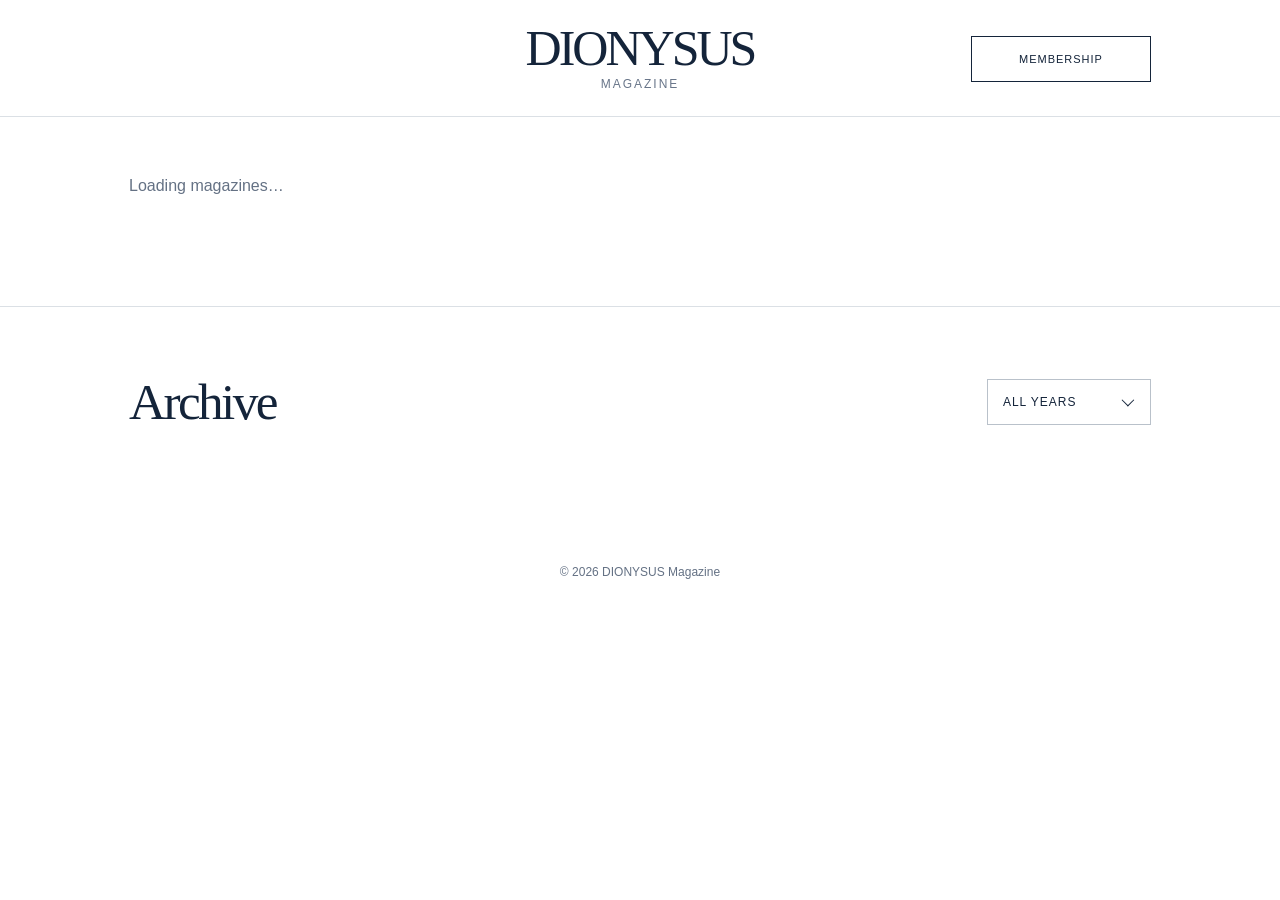
<file: index.html>
<!DOCTYPE html>

<html lang="en">
<head>
<meta charset="utf-8"/>
<meta content="width=device-width,initial-scale=1" name="viewport"/>
<title>Dionysus Magazine</title>
<link href="./style.css" rel="stylesheet"/>
<link rel="icon" href="/favicon.ico" sizes="any" type="image/x-icon"/>
<link rel="icon" href="/favicon-48.png" sizes="48x48" type="image/png"/>
<link rel="icon" href="/favicon-96.png" sizes="96x96" type="image/png"/>
<style>
/* Cover thumbnails: remove borders, shadows and inline-image baseline gaps. */
.page-index .cover, .page-index .current-issue .cover,
.page-index .issue-link .cover {
  border: 0 !important;
  outline: 0 !important;
  box-shadow: none !important;
  padding: 0 !important;
  line-height: 0 !important;
  overflow: hidden !important;
}
.page-index .cover img {
  display: block !important;
  width: 100% !important;
  height: 100% !important;
  object-fit: cover !important;
  border: 0 !important;
  outline: 0 !important;
  box-shadow: none !important;
  vertical-align: top !important;
}
.page-index .cover::before, .page-index .cover::after {
  border: 0 !important;
  box-shadow: none !important;
}
</style>
</head>
<body class="page-index">
<div class="shell">
<header class="top site-header"><a aria-label="Dionysus Magazine home" class="brand" href="./index.html"><div class="masthead">DIONYSUS</div><small>Magazine</small></a><div class="account-actions"><a class="subscribe profile-outline" href="./Subscribe.html" id="account-link">Membership</a></div></header>
<main>
<section aria-labelledby="current-title" class="current"><div class="state" id="loading">Loading magazines…</div><div class="current-grid hidden" id="current-content"><div class="current-issue"><a aria-label="Read current issue" class="cover" id="current-cover-link" rel="noopener noreferrer" target="_blank"></a><h1 class="issue-label current-issue-label" id="current-title"></h1></div></div><p class="state error hidden" id="error"></p><p class="state hidden" id="empty">No published magazines yet. Upload a PDF in Supabase Storage, then add a published row in the magazines table.</p></section>
<section aria-labelledby="archive-title" class="archive"><div class="archive-head"><h2 id="archive-title">Archive</h2><div class="year-filter-wrap"><div class="year-dropdown" id="year-dropdown"><button aria-controls="year-menu" aria-expanded="false" aria-haspopup="listbox" class="year-trigger" id="year-trigger" type="button"><span id="year-selected">All years</span><span aria-hidden="true" class="year-chevron"></span></button><div aria-label="Filter archive by year" class="year-menu hidden" id="year-menu" role="listbox"></div></div><select aria-label="Archive year" class="visually-hidden" id="year-filter"><option value="all">All years</option></select></div></div><div class="archive-grid" id="archive-grid"></div><p class="state hidden" id="archive-empty">No earlier issues for this year.</p></section>
</main><footer class="site-footer"><div>© <span id="site-copyright-year"></span> DIONYSUS Magazine</div></footer>
</div>
<script type="module">

// The Supabase publishable key is public by design. Never put a service-role or secret key here.
import {createClient} from 'https://esm.sh/@supabase/supabase-js@2';
const SUPABASE_URL = 'https://imwqgvigesticlhsakfx.supabase.co';
const SUPABASE_PUBLISHABLE_KEY = 'sb_publishable_GEjJpD7saLKkIDj7LmeCiQ_CbvduMlo';
const BUCKET = 'magazine-pdfs';
const COVER_BUCKET = 'magazine-covers';
const $ = id => document.getElementById(id);
const authDb=createClient(SUPABASE_URL,SUPABASE_PUBLISHABLE_KEY);
let canRead=false;
let signedIn=false;
let displayedIssues=[];
function issueHref(issue){return canRead?'#read-magazine':signedIn?'./profile.html':subscribeUrl(issue)}
function refreshIssueLinks(){
 for(const a of document.querySelectorAll('[data-pdf-path]')){
  const path=a.dataset.pdfPath;
  a.href=canRead?'#read-magazine':signedIn?'./profile.html':'./Subscribe.html';
  a.removeAttribute('target');a.removeAttribute('rel');
 }
}
async function updateAccess(session){
 canRead=false;
 signedIn=!!session?.user;
 if(session?.user){
  const {data,error}=await authDb.from('magazine_subscribers').select('subscription_status').eq('user_id',session.user.id).maybeSingle();
  if(error)console.error('Unable to verify subscription:',error);
  canRead=data?.subscription_status==='active';
 }
 refreshIssueLinks();
}
async function showAccount(session){
 const link=$('account-link');if(!link)return;
 const email=session?.user?.email;
 link.textContent=email || 'Membership';
 link.setAttribute('aria-label',email ? `Account: ${email}` : 'Membership');
 link.href=session?.user?'./profile.html':'./Subscribe.html';
 link.title=session?.user?'Open your profile':'Log in or subscribe';
 link.classList.add('profile-outline');
}
authDb.auth.getSession().then(async ({data})=>{await showAccount(data.session);await updateAccess(data.session)}).catch(console.error);
authDb.auth.onAuthStateChange((_event,session)=>{void showAccount(session);setTimeout(()=>updateAccess(session),0)});


// PDF bucket is PRIVATE. Download requires Supabase Storage RLS authorization.
async function downloadProtectedPdf(path){
 try{
  const {data:{session}}=await authDb.auth.getSession();
  if(!session){location.href='./Subscribe.html';return}
  const {data:subscription,error:statusError}=await authDb.from('magazine_subscribers').select('subscription_status').eq('user_id',session.user.id).maybeSingle();
  if(statusError)throw new Error('Unable to verify your subscription. Please try again.');
  if(subscription?.subscription_status!=='active'){location.href='./profile.html';return}
  const {data,error}=await authDb.storage.from(BUCKET).download(path);
  if(error)throw new Error('Unable to download this magazine: '+error.message);
  const filename=path.split('/').pop()||'magazine.pdf';
  const url=URL.createObjectURL(new Blob([data],{type:'application/pdf'}));
  const link=document.createElement('a');
  link.href=url;
  link.download=filename;
  link.style.display='none';
  document.body.append(link);
  link.click();
  link.remove();
  setTimeout(()=>URL.revokeObjectURL(url),60000);
 }catch(err){alert(err.message||String(err));}
}
document.addEventListener('click',e=>{
 const link=e.target.closest('a[data-pdf-path]');if(!link)return;
 e.preventDefault();
 void downloadProtectedPdf(link.dataset.pdfPath);
});
const issueIdentifier = issue => String(issue.publication_date || issue.issue_year || "Magazine");
const label = issue => String(issue.title ?? "").trim() || issueIdentifier(issue);
const subscribeUrl = issue => `./Subscribe.html?issue=${encodeURIComponent(issueIdentifier(issue))}`;
// PNG cover stored alongside each PDF by Dionysus Admin.
const coverUrl = path => `${SUPABASE_URL}/storage/v1/object/public/${COVER_BUCKET}/${String(path.replace(/\.pdf$/i,'.png')).split('/').map(encodeURIComponent).join('/')}`;
function renderCover(container,path,eager=false){
 const img=document.createElement('img');img.src=coverUrl(path);img.alt='Magazine cover';img.loading=eager?'eager':'lazy';img.decoding='async';if(eager)img.fetchPriority='high';img.onerror=()=>{console.error('Cover image failed:',img.src);container.title='PNG missing or inaccessible in magazine-covers: '+path.replace(/\.pdf$/i,'.png');img.remove();const note=document.createElement('span');note.className='cover-unavailable';note.textContent='Cover unavailable';container.append(note)};container.replaceChildren(img);
}
function coverLink(issue){
  const a=document.createElement('a');a.className='issue-link';a.href=issueHref(issue);a.dataset.pdfPath=issue.pdf_path;a.removeAttribute('target');a.removeAttribute('rel');a.setAttribute('aria-label',`Read issue ${label(issue)}`);
  const cover=document.createElement('div');cover.className='cover';a.append(cover);renderCover(cover,issue.pdf_path);
  const caption=document.createElement('span');caption.className='issue-label';caption.textContent=label(issue);a.append(caption);return a;
}
function renderArchive(issues){
  const grid=$('archive-grid');grid.replaceChildren();
  const year=$('year-filter').value;
  const filtered=issues.filter(i=>year==='all'||String(i.issue_year)===year);
  for(const issue of filtered)grid.append(coverLink(issue));
  $('archive-empty').classList.toggle('hidden',filtered.length!==0);
}
async function loadMagazines(){
 try{
  const endpoint=`${SUPABASE_URL}/rest/v1/magazines?select=issue_year,publication_date,pdf_path,title&published=eq.true&order=created_at.desc.nullslast,publication_date.desc,issue_year.desc`;
  const response=await fetch(endpoint,{headers:{apikey:SUPABASE_PUBLISHABLE_KEY}});
  if(!response.ok){const detail=await response.text();throw new Error(`Supabase returned ${response.status}: ${detail.slice(0,300)}`)}
  const issues=await response.json();$('loading').classList.add('hidden');
  if(!issues.length){$('empty').classList.remove('hidden');$('archive-empty').classList.remove('hidden');return}
  const [current,...older]=issues;
  $('current-title').textContent=label(current);
  $('current-cover-link').href=issueHref(current);$('current-cover-link').dataset.pdfPath=current.pdf_path;
   renderCover($('current-cover-link'), current.pdf_path, true);
  $('current-content').classList.remove('hidden');
  const years=[...new Set(older.map(i=>i.issue_year))];
  for(const year of years){const option=document.createElement('option');option.value=String(year);option.textContent=String(year);$('year-filter').append(option)}
  // Build a fully styled dropdown while keeping the original select as the filter state.
  const yearSelect=$('year-filter'),yearTrigger=$('year-trigger'),yearMenu=$('year-menu'),yearDropdown=$('year-dropdown');
  function closeYearMenu(){yearMenu.classList.add('hidden');yearTrigger.setAttribute('aria-expanded','false')}
  function rebuildYearMenu(){
    yearMenu.replaceChildren();
    for(const option of yearSelect.options){
      const item=document.createElement('button');item.type='button';item.className='year-option';item.setAttribute('role','option');item.dataset.value=option.value;item.textContent=option.textContent;item.setAttribute('aria-selected',String(option.value===yearSelect.value));
      item.addEventListener('click',()=>{yearSelect.value=option.value;$('year-selected').textContent=option.textContent;yearSelect.dispatchEvent(new Event('change'));closeYearMenu();yearTrigger.focus()});
      yearMenu.append(item);
    }
  }
  yearTrigger.addEventListener('click',()=>{const opening=yearMenu.classList.contains('hidden');yearMenu.classList.toggle('hidden',!opening);yearTrigger.setAttribute('aria-expanded',String(opening));if(opening)yearMenu.querySelector('[aria-selected="true"]')?.focus()});
  yearDropdown.addEventListener('keydown',e=>{if(e.key==='Escape'){closeYearMenu();yearTrigger.focus()}else if(e.key==='ArrowDown'||e.key==='ArrowUp'){if(yearMenu.classList.contains('hidden')){yearTrigger.click();e.preventDefault();return}const items=[...yearMenu.querySelectorAll('.year-option')],idx=items.indexOf(document.activeElement),step=e.key==='ArrowDown'?1:-1;items[(idx+step+items.length)%items.length]?.focus();e.preventDefault()}});
  document.addEventListener('pointerdown',e=>{if(!yearDropdown.contains(e.target))closeYearMenu()});
  yearSelect.addEventListener('change',()=>{rebuildYearMenu();renderArchive(older)});
  rebuildYearMenu();
  renderArchive(older);
  refreshIssueLinks();
 }catch(err){$('loading').classList.add('hidden');$('error').textContent=`Unable to load magazines. ${err.message}`;$('error').classList.remove('hidden');console.error(err)}
}
loadMagazines();
</script>
<script>document.getElementById("site-copyright-year").textContent = new Date().getFullYear();</script></body>
</html>
</file>
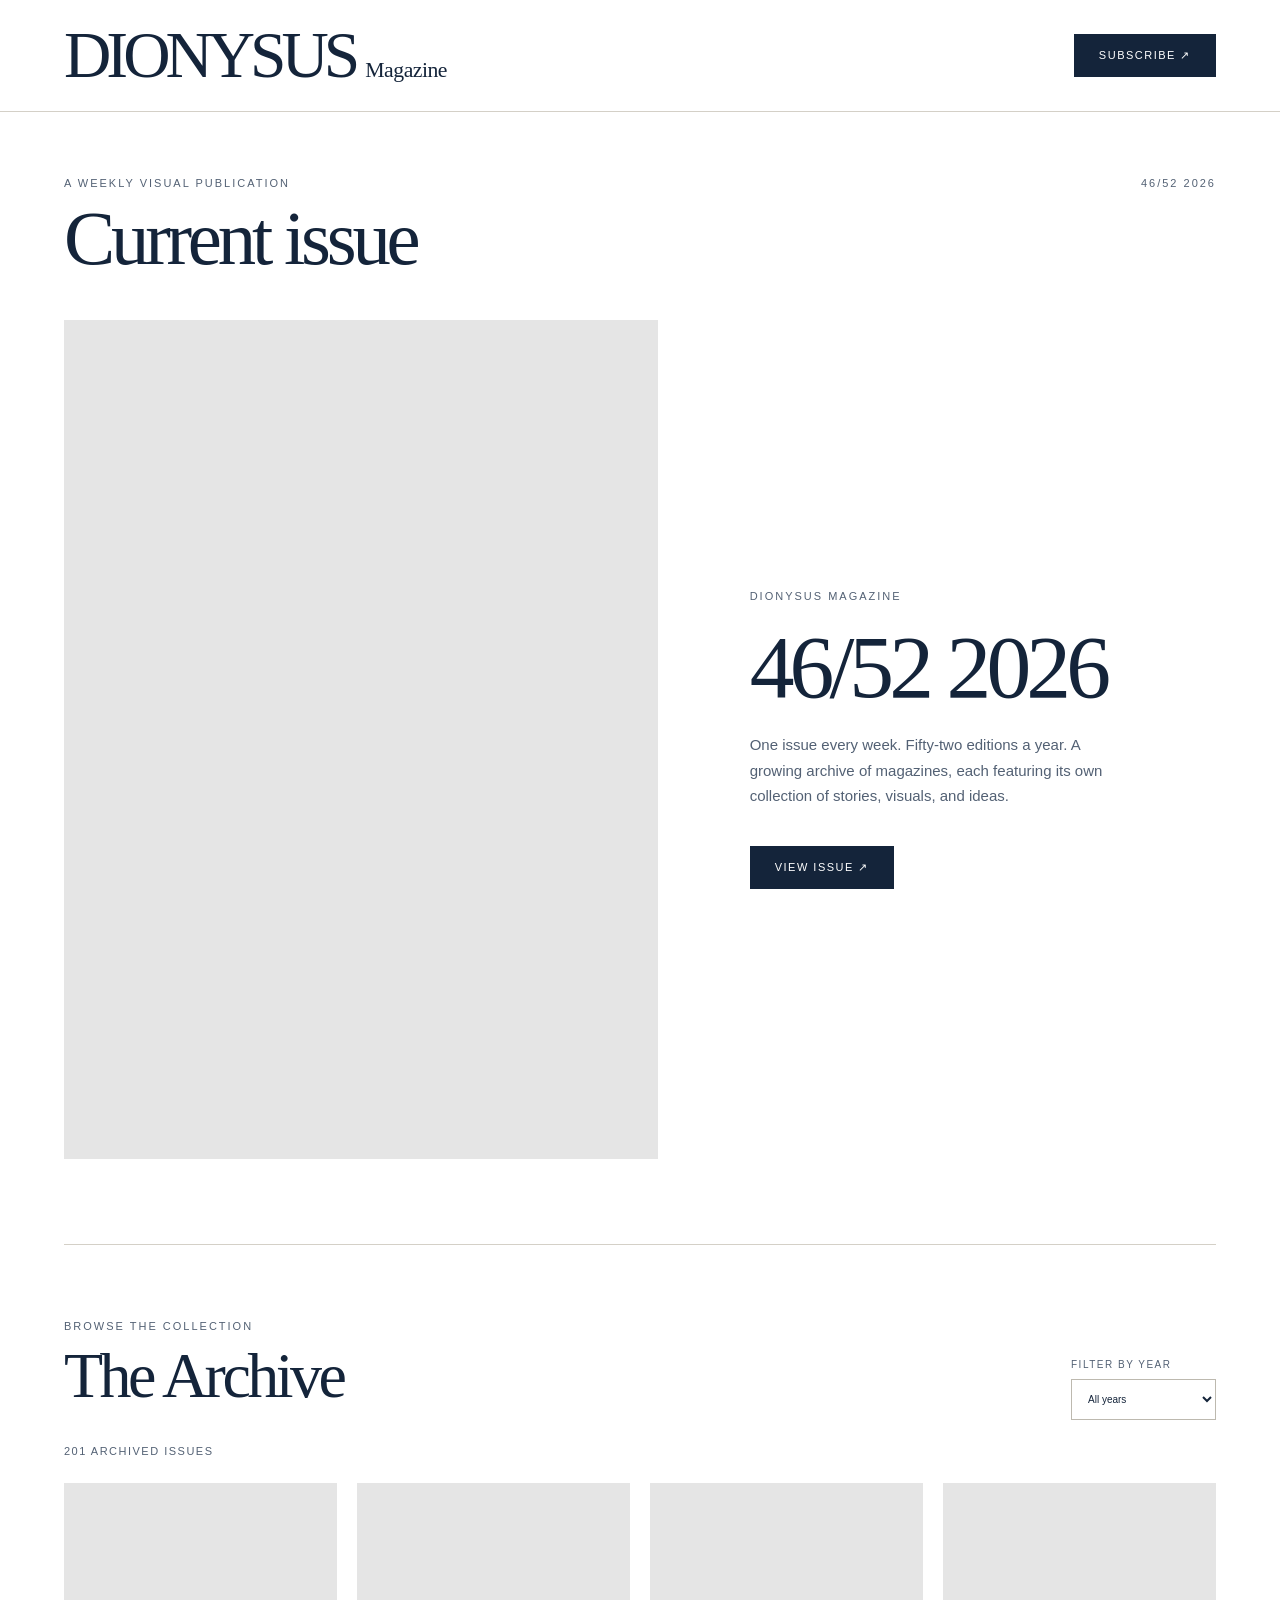
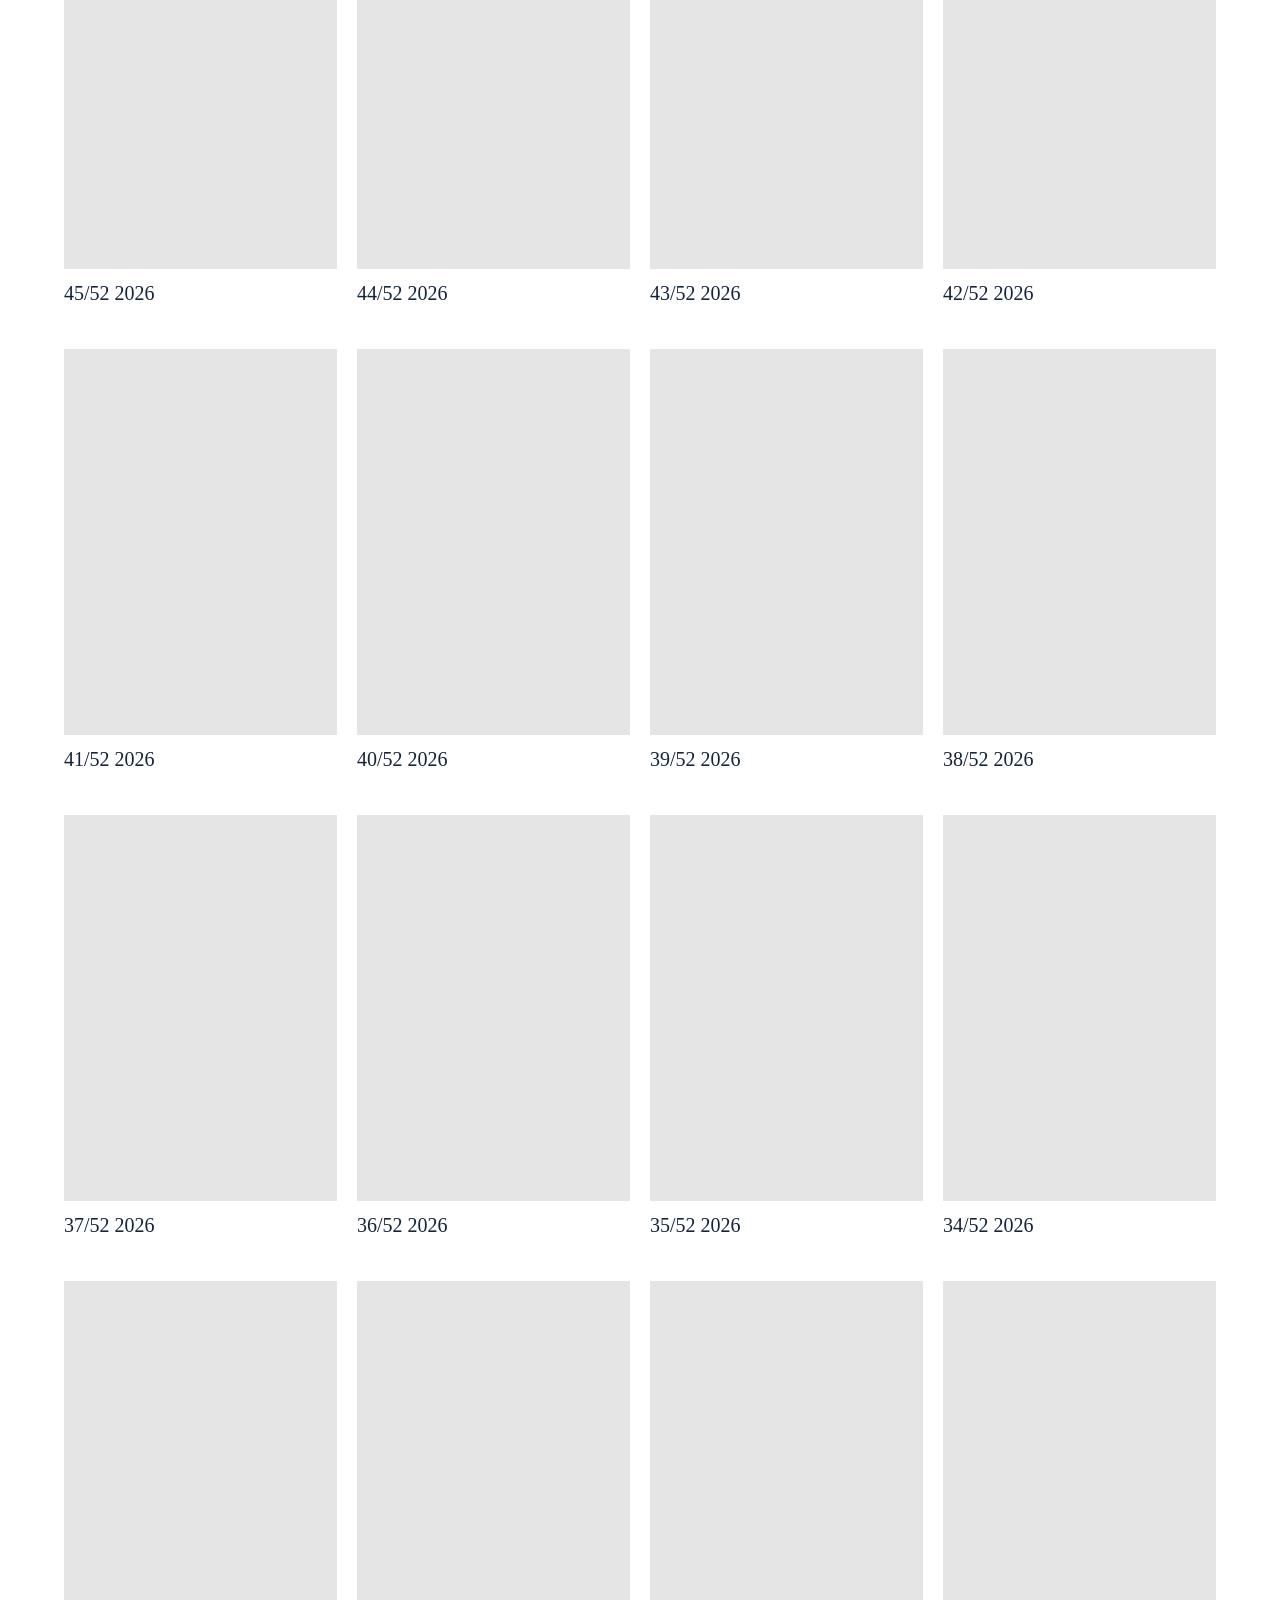
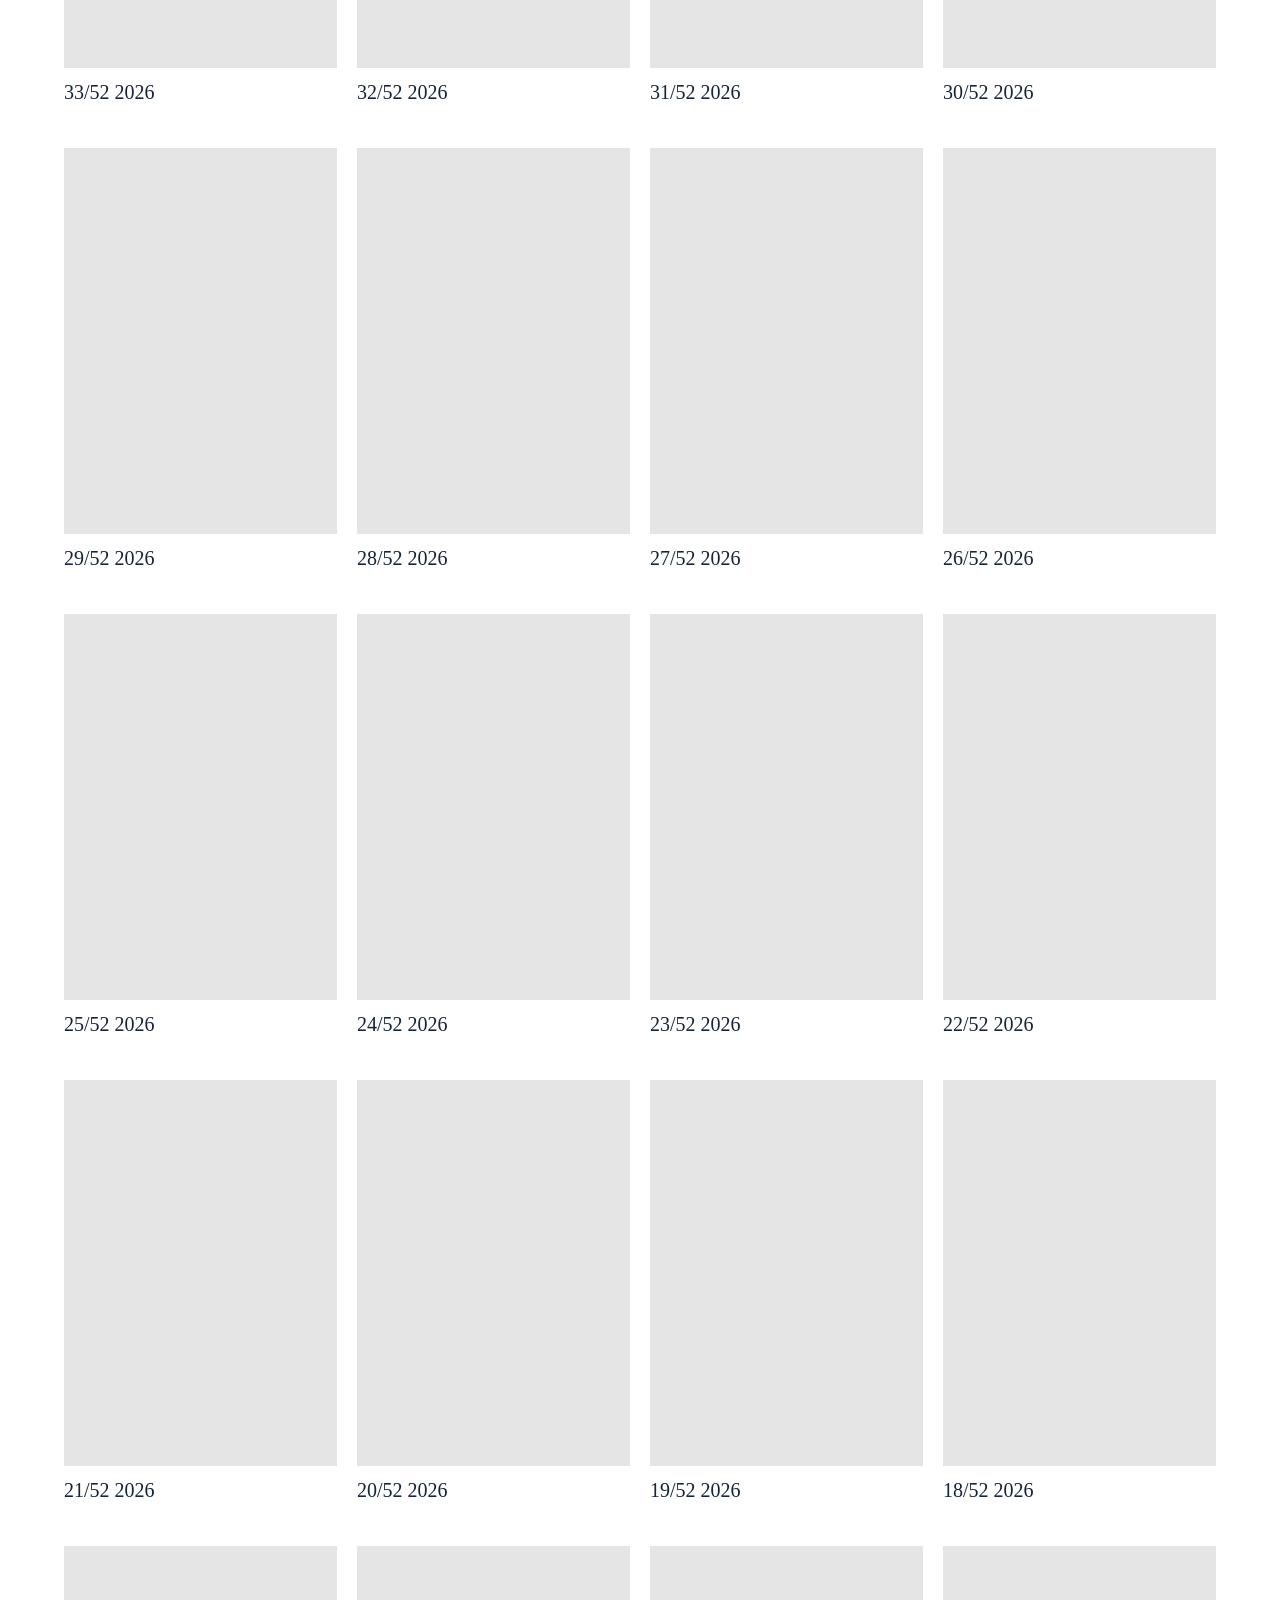
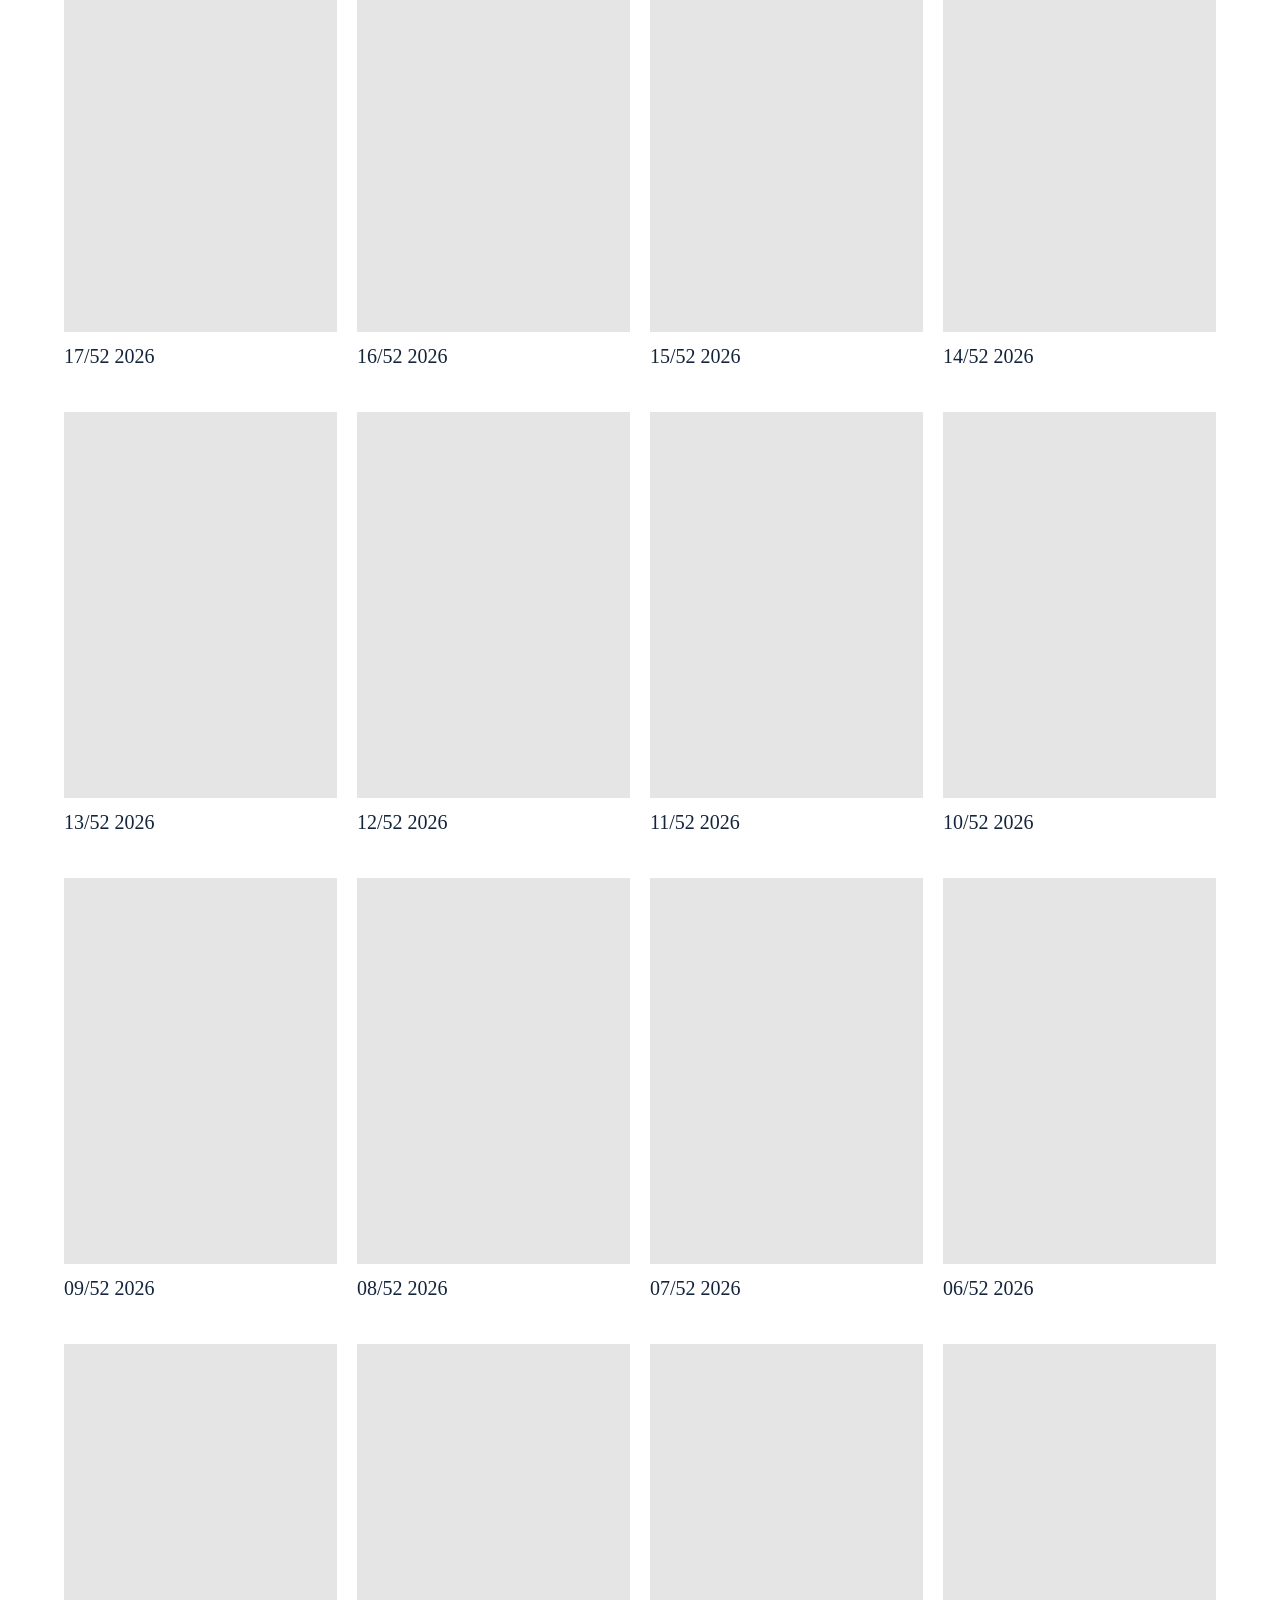
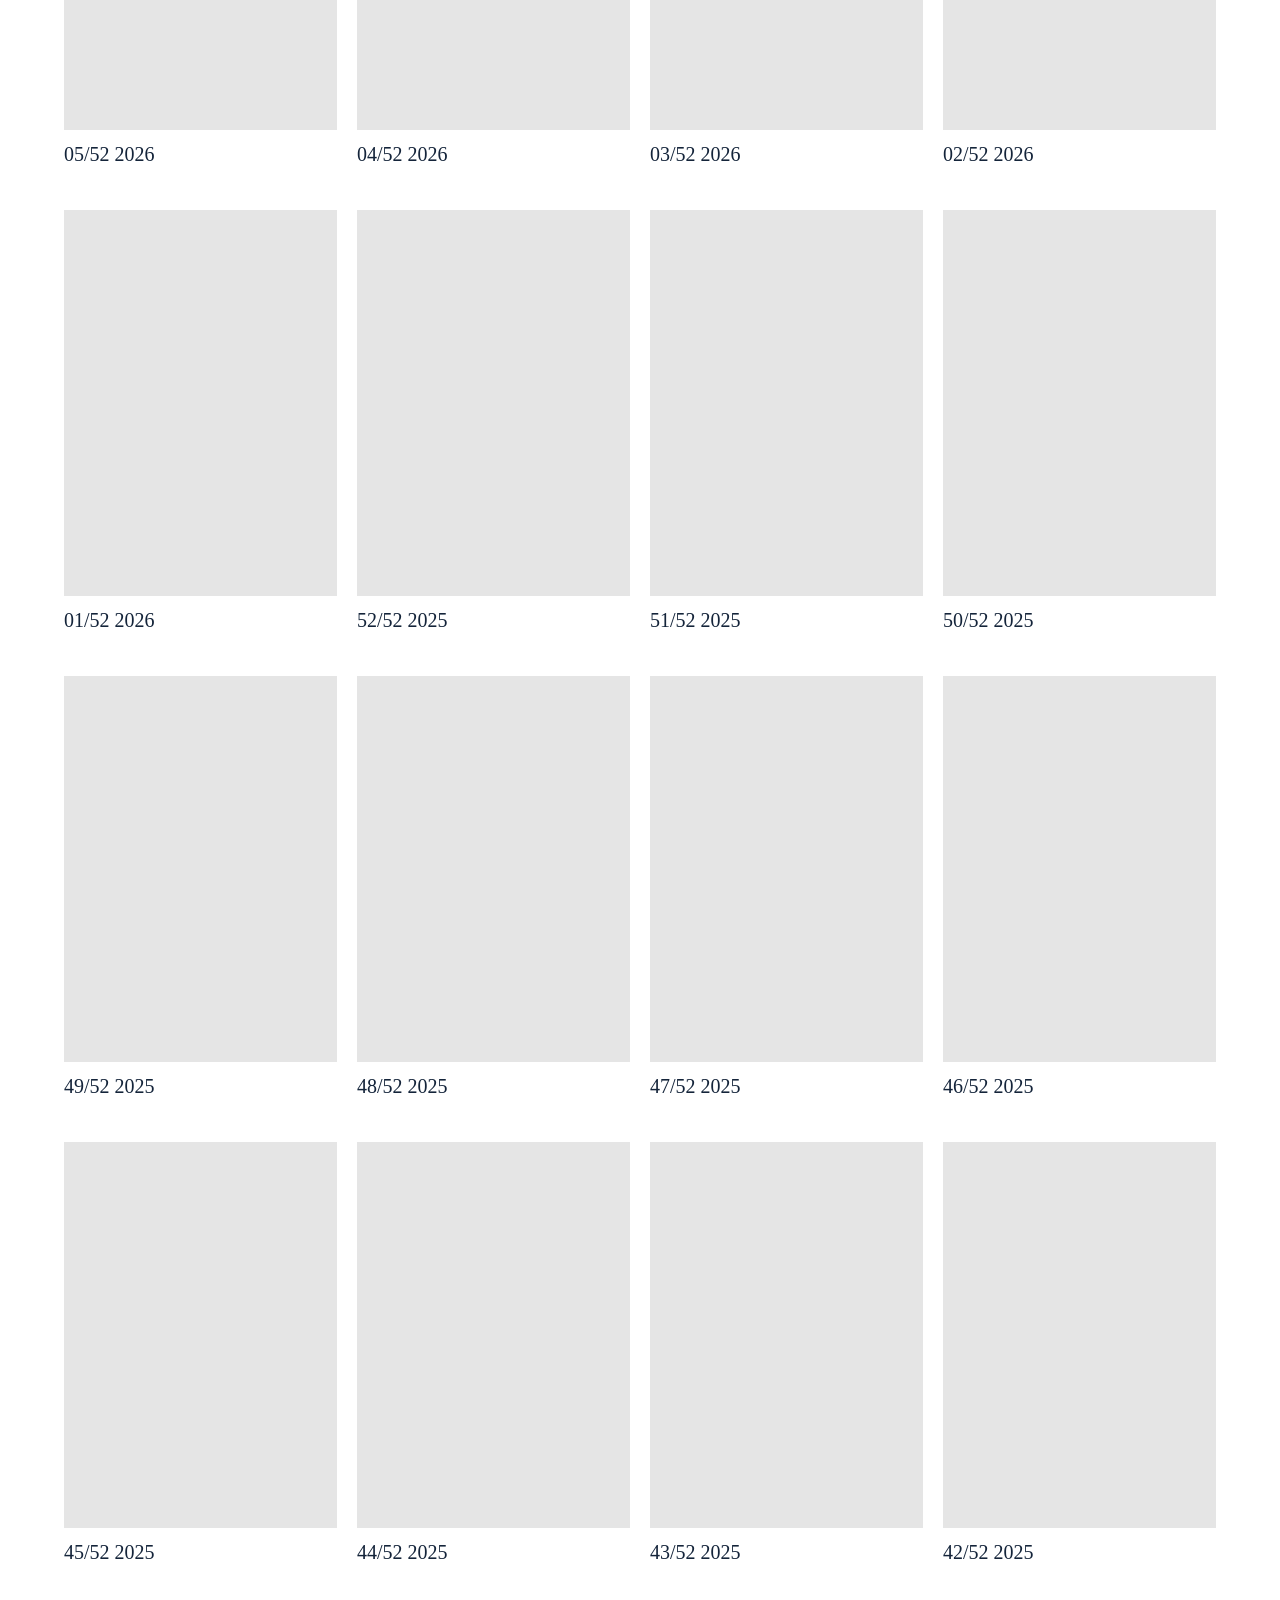
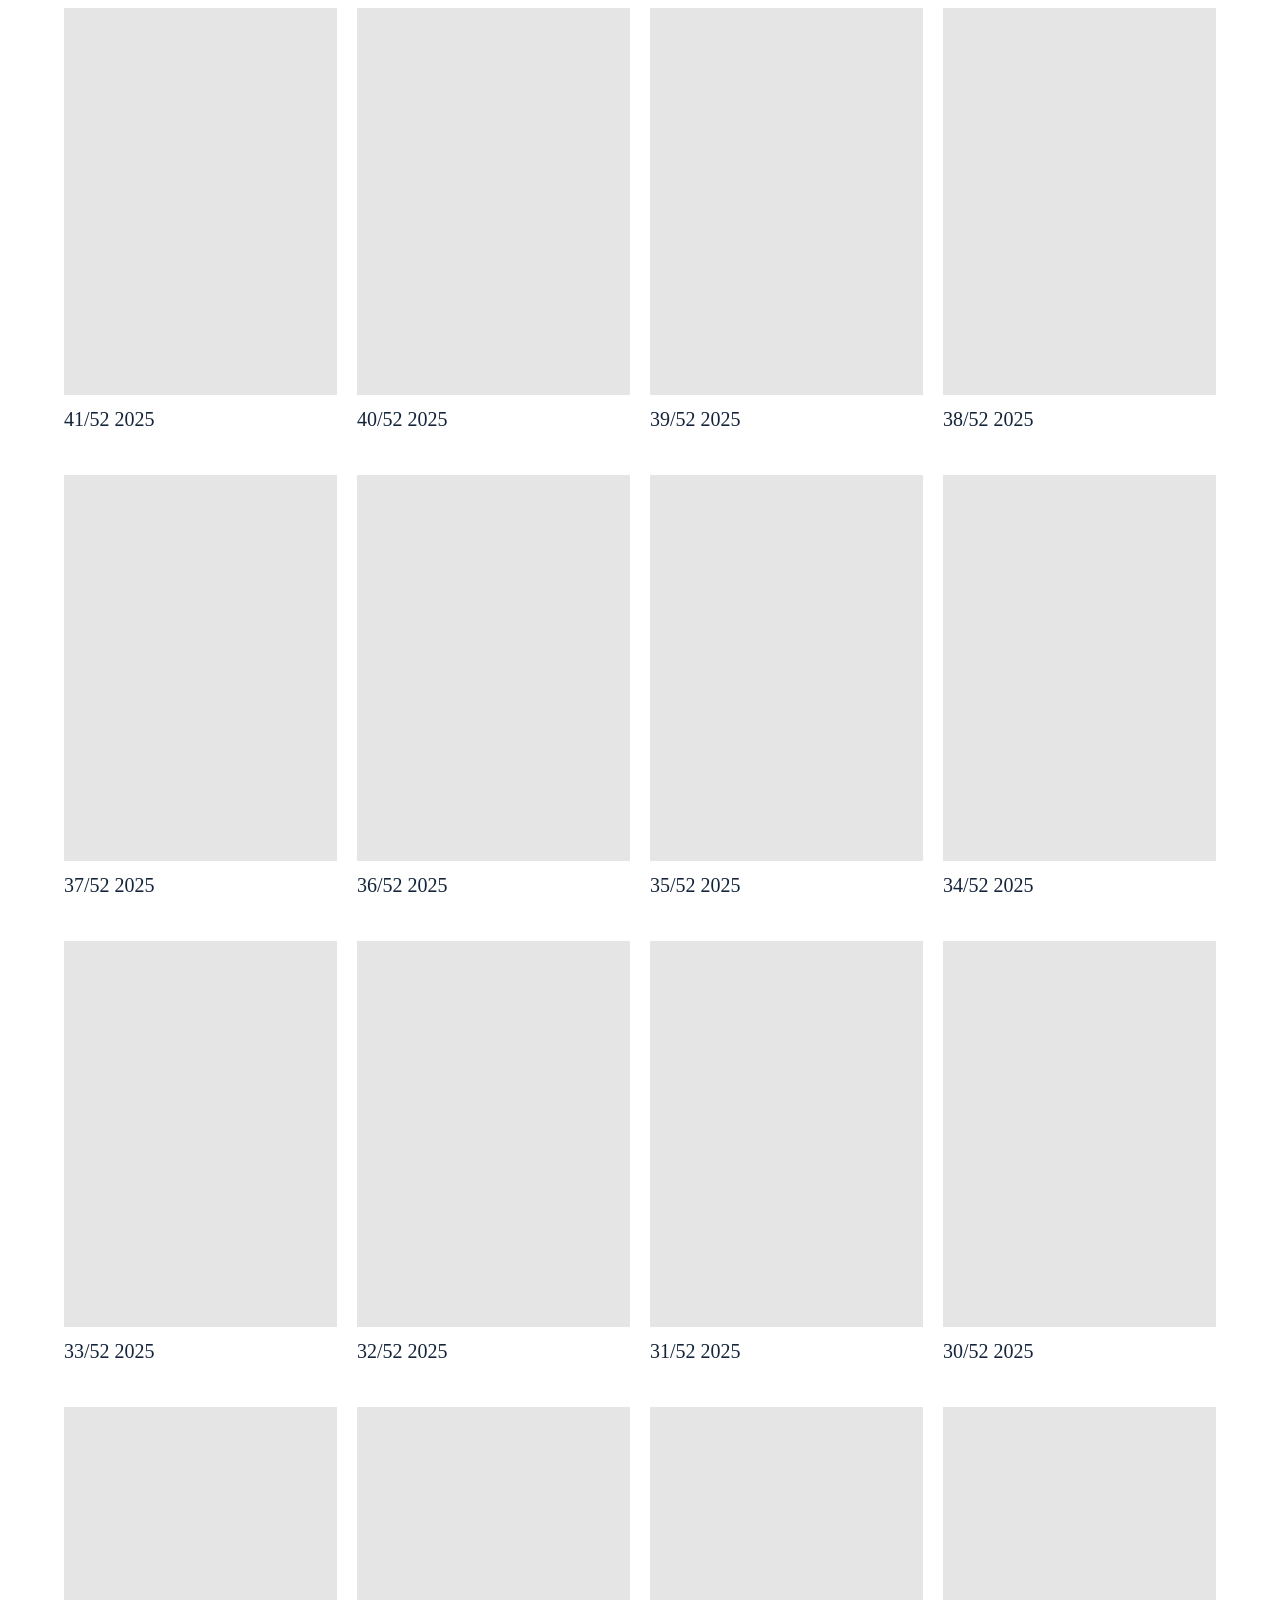
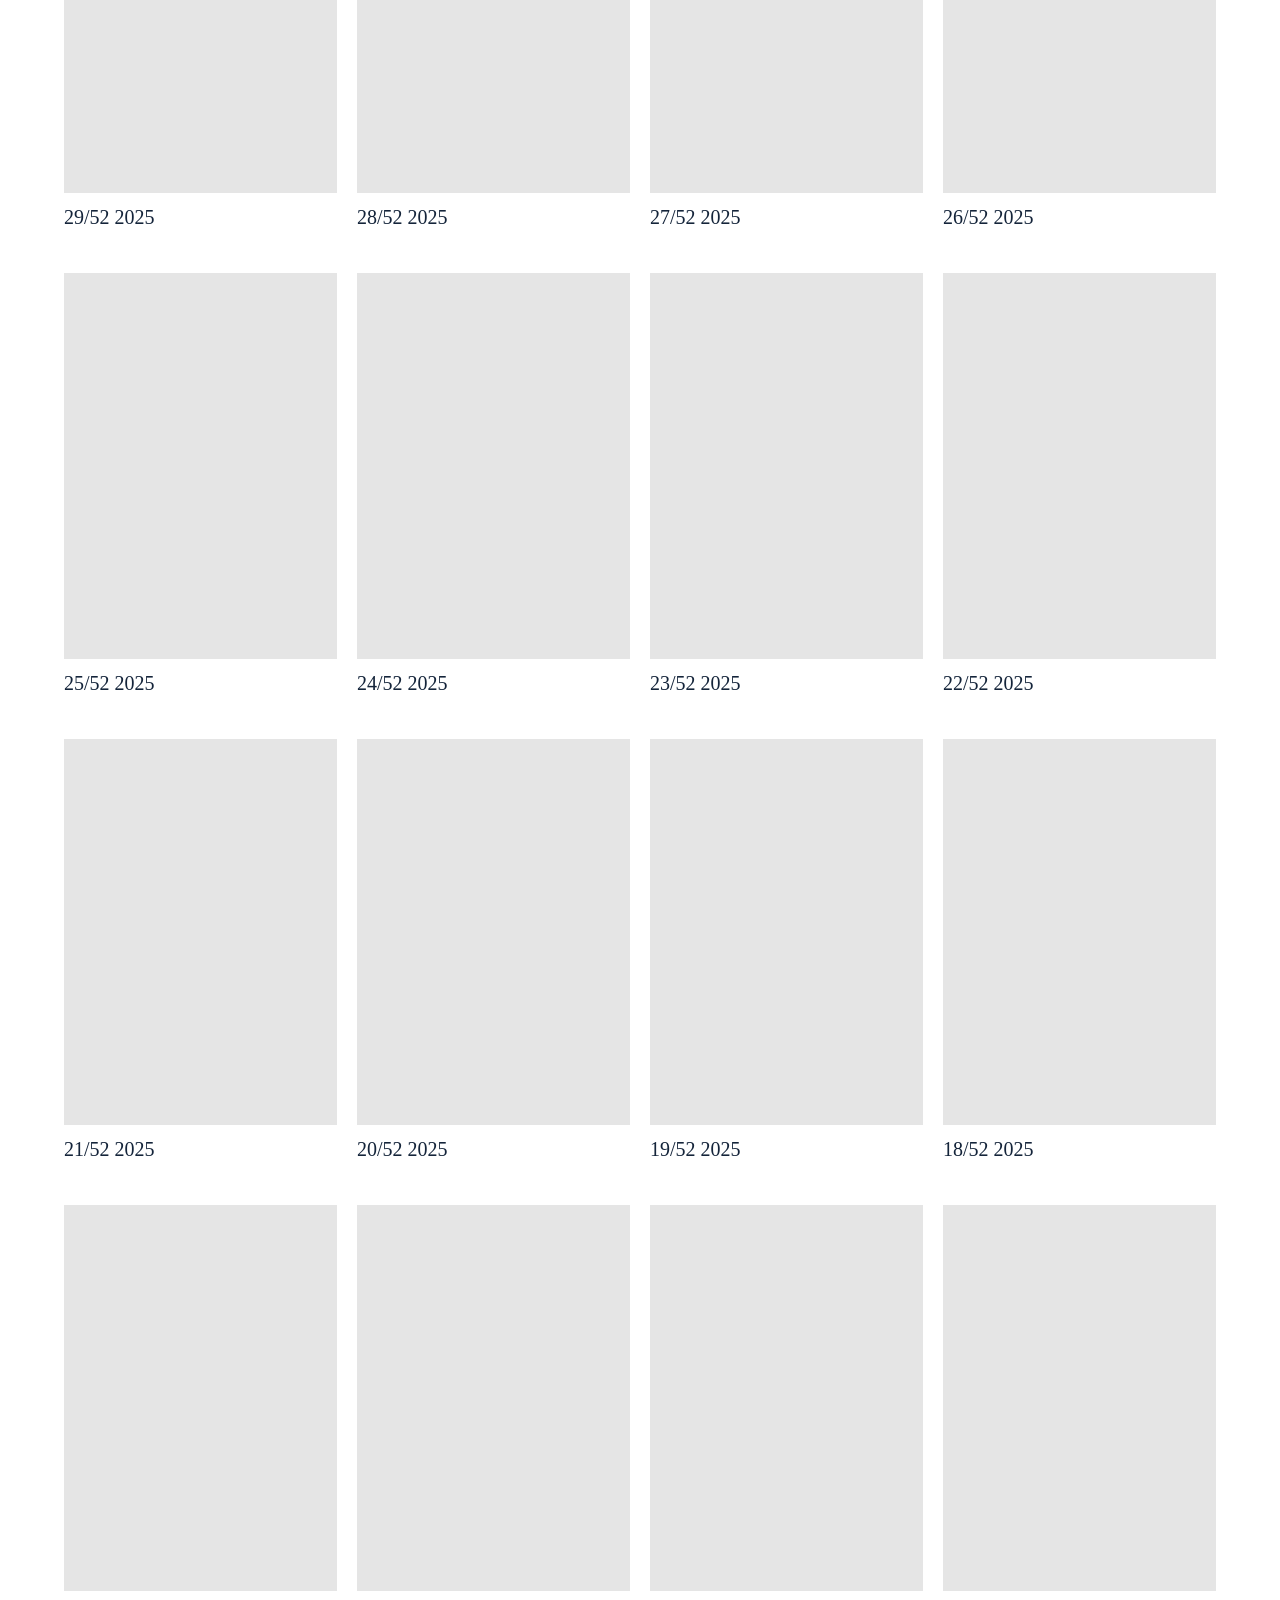
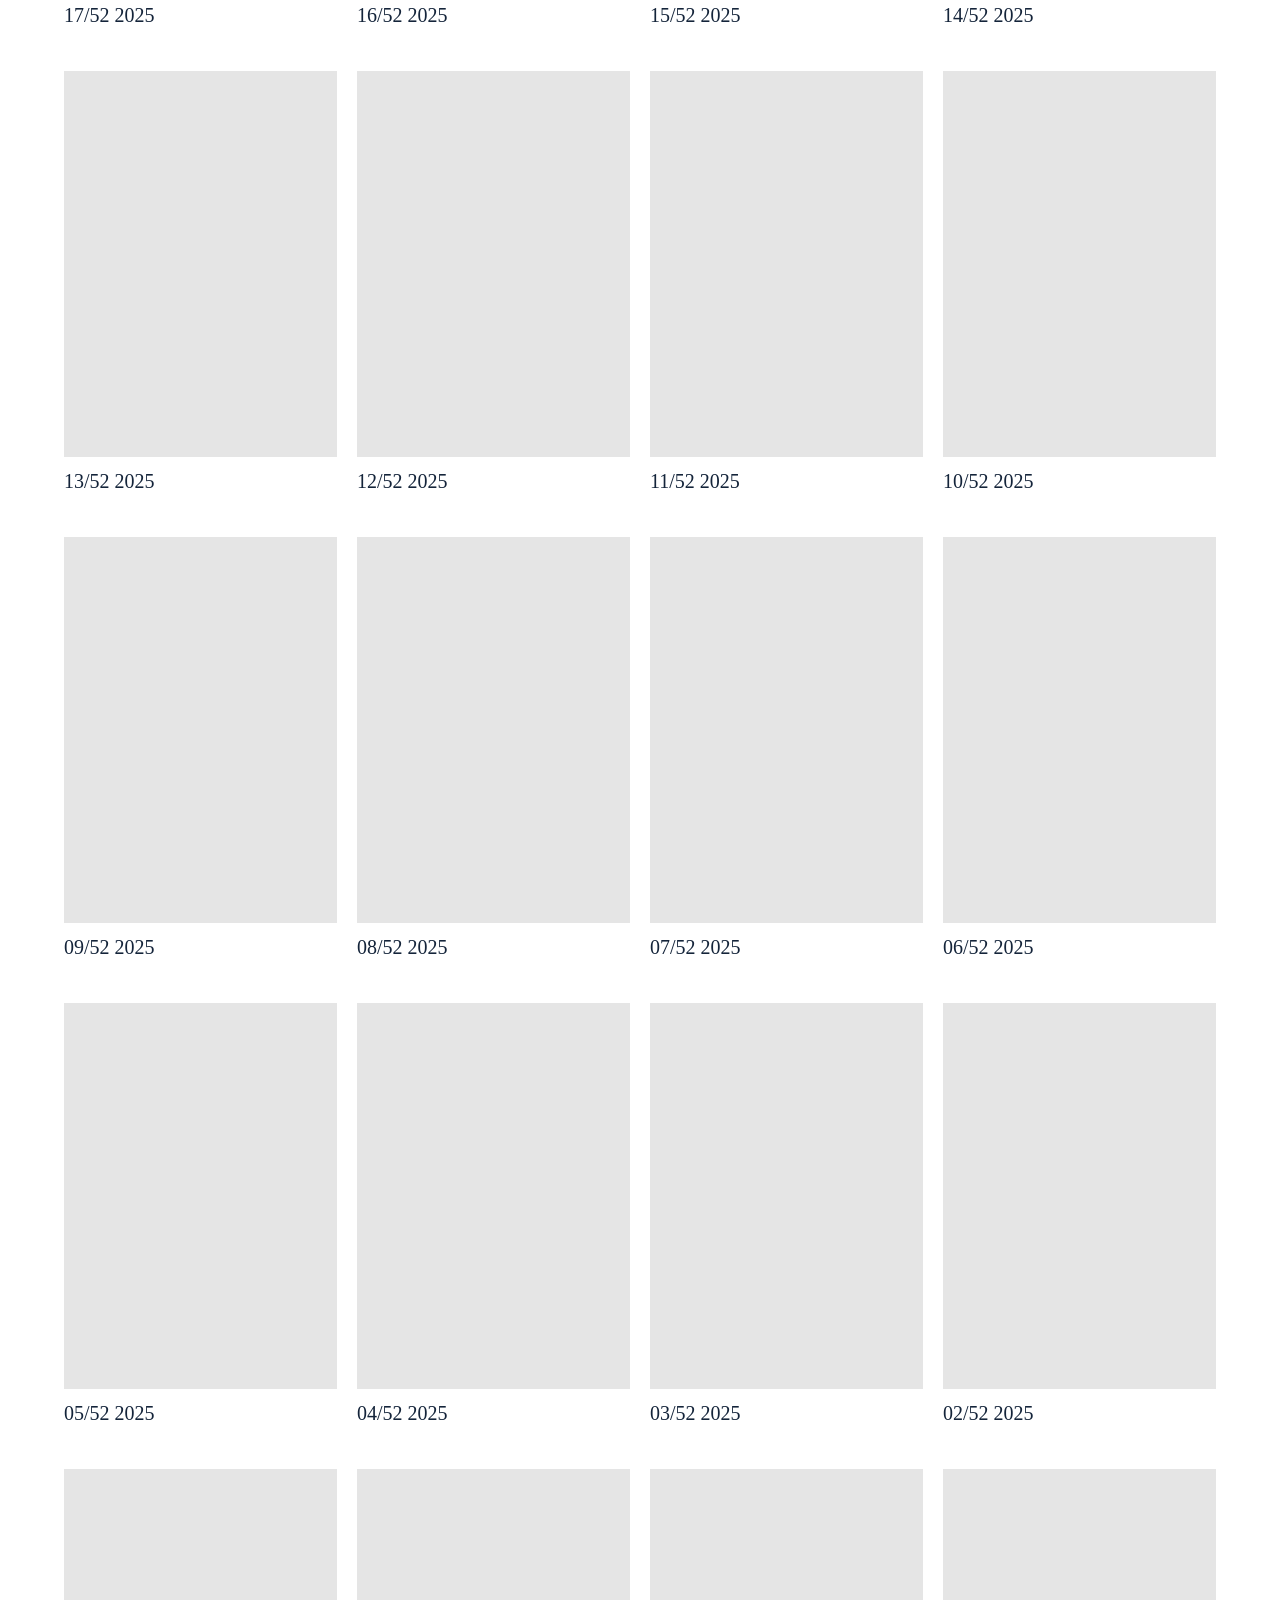
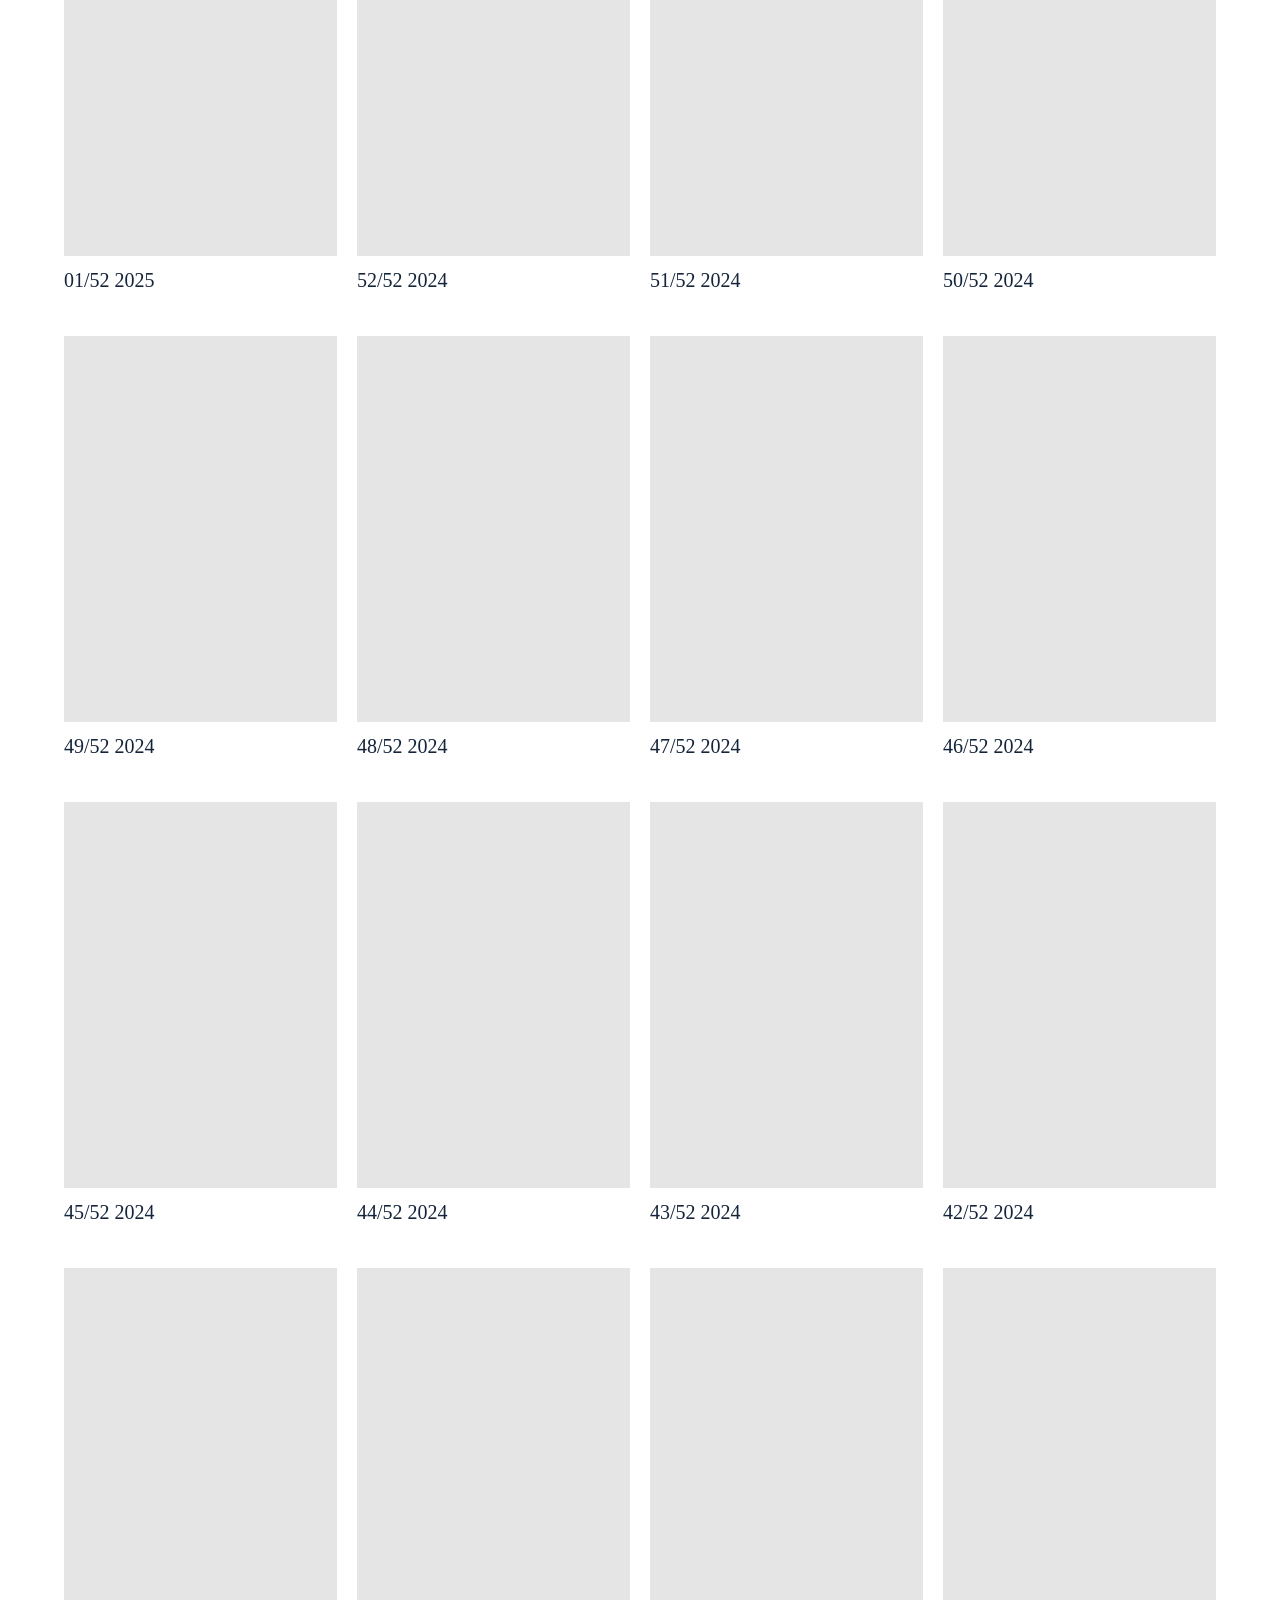
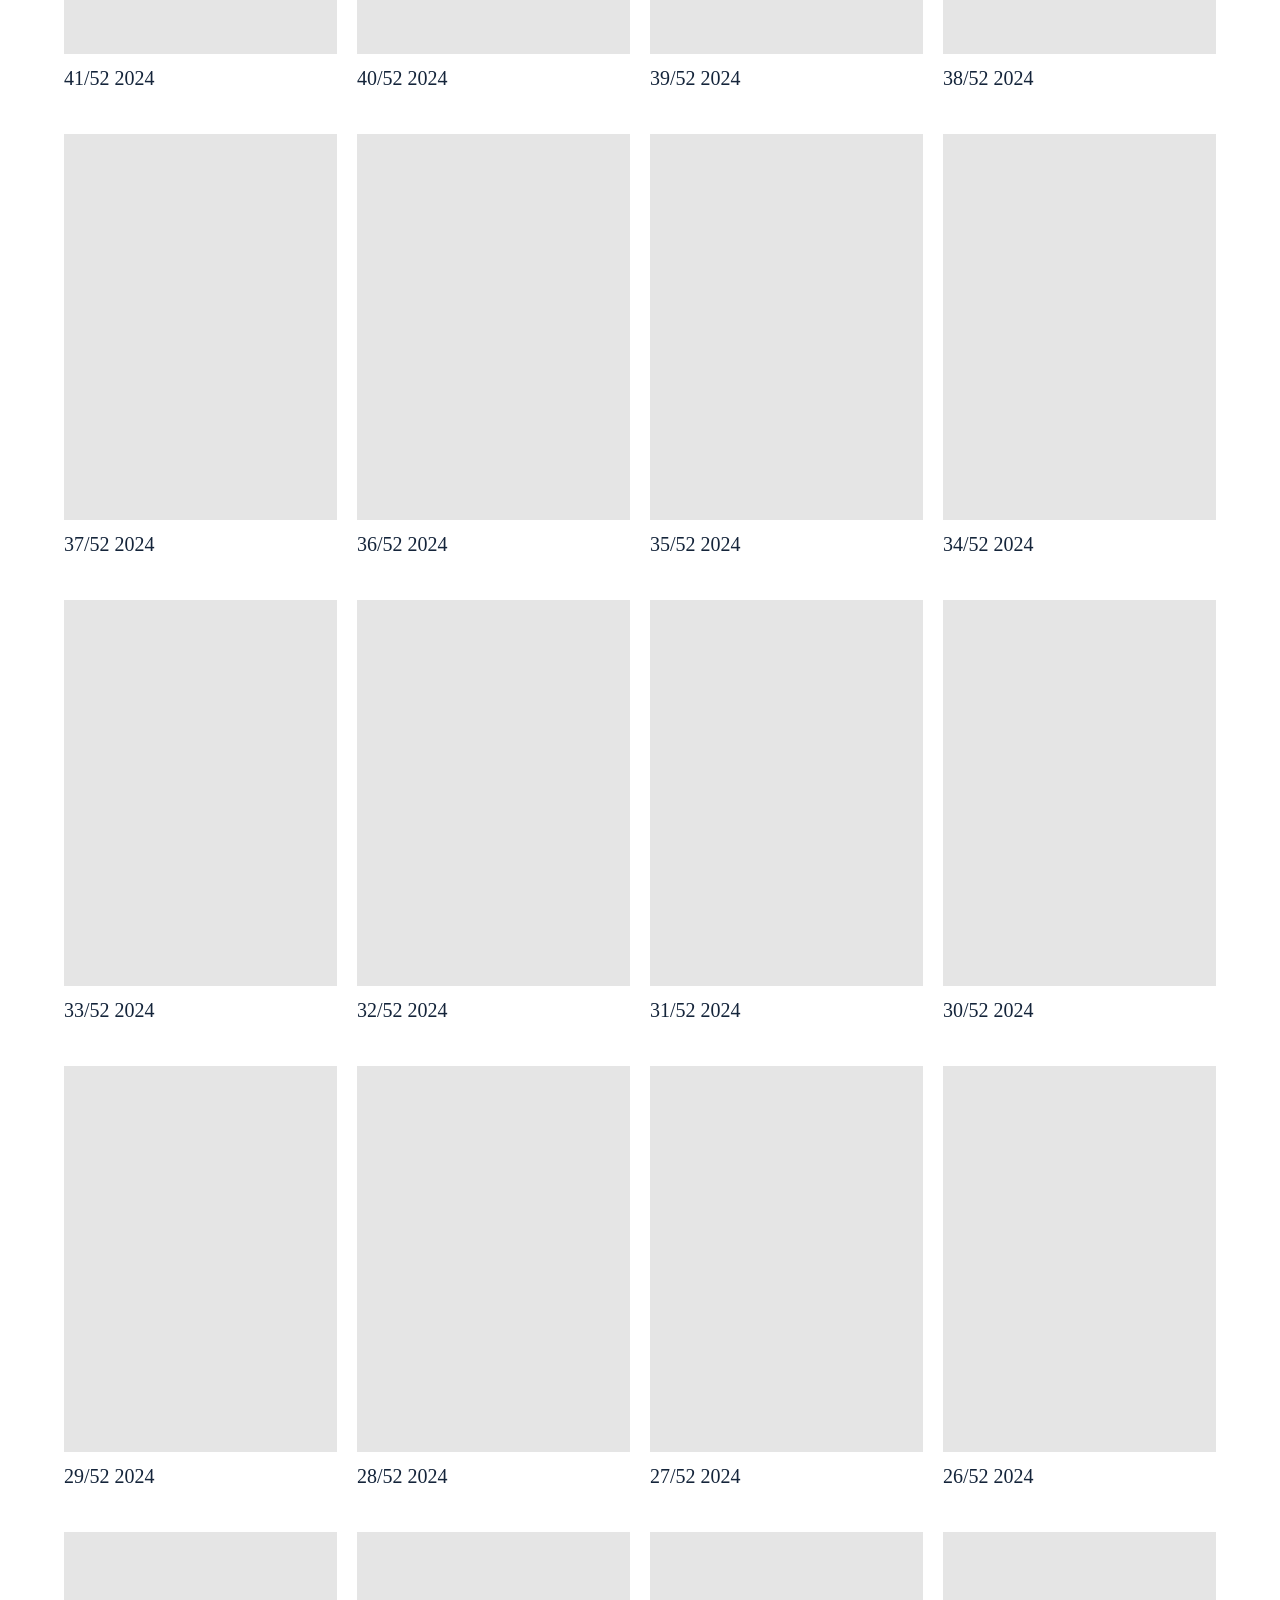
<file: dionysus_magazine.html>
<!doctype html>
<html lang="en"><head><meta charset="utf-8"><meta name="viewport" content="width=device-width,initial-scale=1"><title>Dionysus Magazine — Weekly Editions</title>
<style>
:root{--paper:#ffffff;--ink:#14243a;--line:#d4d0c7;--muted:#536174}*{box-sizing:border-box}html{scroll-behavior:smooth}body{margin:0;background:var(--paper);color:var(--ink);font-family:Arial,Helvetica,sans-serif}button,select{font:inherit}header{min-height:112px;border-bottom:1px solid var(--line);display:flex;align-items:center;justify-content:space-between;padding:0 5vw}.logo{display:flex;align-items:baseline;gap:10px;color:inherit;text-decoration:none;white-space:nowrap}.masthead{font-family:Georgia,serif;text-align:center;font-size:clamp(39px,5.12vw,73.728px);letter-spacing:-5px;line-height:90%;font-weight:normal}.logo-subtitle{font-family:Georgia,serif;font-size:clamp(15px,1.7vw,23px);letter-spacing:-.5px}.subscribe,.action{background:var(--ink);color:white;border:1px solid var(--ink);padding:14px 24px;font-size:11px;letter-spacing:1.5px;text-transform:uppercase;cursor:pointer}.subscribe:hover,.action:hover{background:transparent;color:var(--ink)}main{max-width:1500px;margin:auto;padding:0 5vw}.eyebrow{font-size:11px;letter-spacing:2px;text-transform:uppercase;color:var(--muted)}.featured{padding:65px 0 85px;border-bottom:1px solid var(--line)}.sectionhead{display:flex;align-items:baseline;justify-content:space-between;gap:20px;margin-bottom:30px}h1,h2{font:normal clamp(42px,6vw,80px)/1 Georgia,serif;letter-spacing:-.055em;margin:12px 0}.featured-layout{display:grid;grid-template-columns:minmax(0,1.12fr) minmax(250px,.88fr);gap:8%;align-items:center}.cover{width:100%;aspect-ratio:210/297;display:block;object-fit:cover;background:#222}.featured .cover{max-height:none;object-fit:cover}.featured-copy h2{font-size:clamp(48px,7vw,100px);margin:20px 0}.featured-copy p{color:#536174;line-height:1.7;font-size:15px;max-width:360px}.featured-copy .action{margin-top:22px}.archive{padding:75px 0 110px}.archive-head{display:flex;justify-content:space-between;align-items:end;flex-wrap:wrap;gap:24px;margin-bottom:25px}.archive-head h2{font-size:clamp(42px,5vw,66px)}.filters{display:flex;gap:12px}.filters label{display:flex;flex-direction:column;gap:9px;font-size:10px;letter-spacing:1.5px;text-transform:uppercase;color:var(--muted)}select{min-width:145px;padding:13px 30px 13px 12px;border:1px solid #bdb9af;background:transparent;color:var(--ink)}.count{font-size:11px;letter-spacing:1.5px;text-transform:uppercase;color:var(--muted);margin:20px 0 26px}.grid{display:grid;grid-template-columns:repeat(4,minmax(0,1fr));gap:44px 20px}.issue{cursor:pointer;min-width:0}.issue .cover{transition:transform .25s}.issue:hover .cover{transform:translateY(-5px)}.meta{display:flex;justify-content:space-between;gap:8px;padding-top:13px;align-items:baseline}.meta strong{font:normal 20px Georgia,serif}.meta span{font-size:11px;color:var(--muted)}.empty{grid-column:1/-1;padding:55px;text-align:center;color:var(--muted)}footer{border-top:1px solid var(--line);padding:30px 5vw;display:flex;justify-content:space-between;gap:15px;font-size:11px;letter-spacing:1px;color:var(--muted);text-transform:uppercase}dialog{width:min(460px,calc(100% - 32px));border:0;padding:35px;background:var(--paper);box-shadow:0 20px 80px #0006}dialog::backdrop{background:#0009}dialog h2{font:normal 42px Georgia,serif}dialog p{line-height:1.6;color:#536174}dialog input{width:100%;padding:14px;border:1px solid #aaa;background:transparent;margin:12px 0}.close{float:right;border:0;background:none;font-size:27px;cursor:pointer}.dialog-cover{max-width:230px;width:100%;margin:15px auto;display:block}@media(max-width:900px){.grid{grid-template-columns:repeat(3,1fr)}.featured-layout{gap:5%}}@media(max-width:650px){header{min-height:78px;padding:0 4vw}.masthead{font-size:clamp(24px,6.1vw,39px);letter-spacing:-2.6px}.logo{gap:5px}.logo-subtitle{font-size:clamp(12px,3vw,16px)}.subscribe{padding:12px}.featured{padding:40px 0 55px}.featured-layout{grid-template-columns:1fr}.featured .cover{max-height:none}.featured-copy{padding-top:22px}.grid{grid-template-columns:repeat(2,minmax(0,1fr));gap:30px 13px}.meta{flex-direction:column;gap:3px}.meta strong{font-size:18px}.filters{width:100%}.filters label{flex:1}select{min-width:0;width:100%}footer{flex-direction:column}}
</style></head><body>
<header><a class="logo" href="#top" aria-label="DIONYSUS Magazine home"><span class="masthead">DIONYSUS</span><span class="logo-subtitle">Magazine</span></a><button class="subscribe" id="subscribeBtn">Subscribe ↗</button></header>
<main id="top"><section class="featured" id="current"><div class="sectionhead"><div><div class="eyebrow">A weekly visual publication</div><h1>Current issue</h1></div><span class="eyebrow" id="currentLabel"></span></div><div class="featured-layout"><a href="#" id="featuredLink" aria-label="View current issue"><img class="cover" id="featuredCover" alt="Current magazine cover art"></a><div class="featured-copy"><div class="eyebrow">Dionysus Magazine</div><h2 id="featuredWeek"></h2><p>One issue every week. Fifty-two editions a year. A growing archive of magazines, each featuring its own collection of stories, visuals, and ideas.</p><button class="action" id="featuredOpen">View issue ↗</button></div></div></section>
<section class="archive" id="archive"><div class="archive-head"><div><div class="eyebrow">Browse the collection</div><h2>The Archive</h2></div><div class="filters"><label>Filter by year<select id="year"></select></label></div></div><p class="count" id="count"></p><div class="grid" id="grid"></div></section></main>
<footer><span>© <span id="copyrightYear"></span> Dionysus Magazine</span><span>52 issues / year</span></footer>
<dialog id="subscribeDialog"><button class="close" aria-label="Close" data-close="subscribeDialog">×</button><div class="eyebrow">Dionysus Magazine</div><h2>Subscribe.</h2><p>Get notified when the next weekly issue is published.</p><form id="subscribeForm"><input type="email" required placeholder="Email address" aria-label="Email address"><button class="subscribe" type="submit">Join the list →</button></form><p id="subscribeMessage" role="status"></p></dialog>
<dialog id="issueDialog"><button class="close" aria-label="Close" data-close="issueDialog">×</button><div class="eyebrow" id="issueLabel"></div><img id="issueCover" class="cover dialog-cover" alt="Issue cover art"><p>Full issue coming soon.</p></dialog>
<script>
// Demo archive: 52 issues per year, with light grey placeholder covers. Replace coverArt() with your own image URLs.
const currentYear=2026;
const latest={year:2026,week:46};
// Plain light-grey image placeholder; replace with a real cover URL when available.
function coverArt(year,week){
 const svg='<svg xmlns="http://www.w3.org/2000/svg" width="600" height="800" viewBox="0 0 600 800"><rect width="600" height="800" fill="#e5e5e5"/></svg>';
 return 'data:image/svg+xml;charset=utf-8,'+encodeURIComponent(svg);
}

const issues=[];for(let year=currentYear;year>=2023;year--)for(let week=52;week>=1;week--)if(year<latest.year||week<=latest.week)issues.push({year,week});
const archive=issues.filter(i=>i.year!==latest.year||i.week!==latest.week);const yearEl=document.getElementById('year'),grid=document.getElementById('grid');yearEl.add(new Option('All years','all'));for(let y=currentYear;y>=2023;y--)yearEl.add(new Option(y,y));
function label(i){return `${String(i.week).padStart(2,'0')}/52 ${i.year}`}
function openIssue(i){document.getElementById('issueLabel').textContent=label(i);document.getElementById('issueCover').src=coverArt(i.year,i.week);document.getElementById('issueDialog').showModal()}
document.getElementById('currentLabel').textContent=label(latest);document.getElementById('featuredWeek').textContent=label(latest);document.getElementById('featuredCover').src=coverArt(latest.year,latest.week);document.getElementById('featuredOpen').onclick=()=>openIssue(latest);document.getElementById('featuredLink').onclick=e=>{e.preventDefault();openIssue(latest)};
function render(){const y=yearEl.value;const filtered=archive.filter(i=>(y==='all'||String(i.year)===y));document.getElementById('count').textContent=`${filtered.length} archived ${filtered.length===1?'issue':'issues'}`;grid.replaceChildren();if(!filtered.length){grid.innerHTML='<p class="empty">No issues for this selection.</p>';return}const frag=document.createDocumentFragment();filtered.forEach(i=>{const el=document.createElement('article');el.className='issue';el.tabIndex=0;el.setAttribute('role','button');el.setAttribute('aria-label','Open '+label(i));const img=document.createElement('img');img.className='cover';img.loading='lazy';img.alt='Cover art for '+label(i);img.src=coverArt(i.year,i.week);const meta=document.createElement('div');meta.className='meta';meta.innerHTML=`<strong>${label(i)}</strong>`;el.append(img,meta);el.onclick=()=>openIssue(i);el.onkeydown=e=>{if(e.key==='Enter'||e.key===' '){e.preventDefault();openIssue(i)}};frag.append(el)});grid.append(frag)}yearEl.onchange=render;render();document.getElementById('copyrightYear').textContent=currentYear;document.getElementById('subscribeBtn').onclick=()=>document.getElementById('subscribeDialog').showModal();document.querySelectorAll('[data-close]').forEach(b=>b.onclick=()=>document.getElementById(b.dataset.close).close());document.getElementById('subscribeForm').onsubmit=e=>{e.preventDefault();document.getElementById('subscribeMessage').textContent='Subscription signup is a demo. Connect an email service to activate it.'};
</script></body></html>
</file>
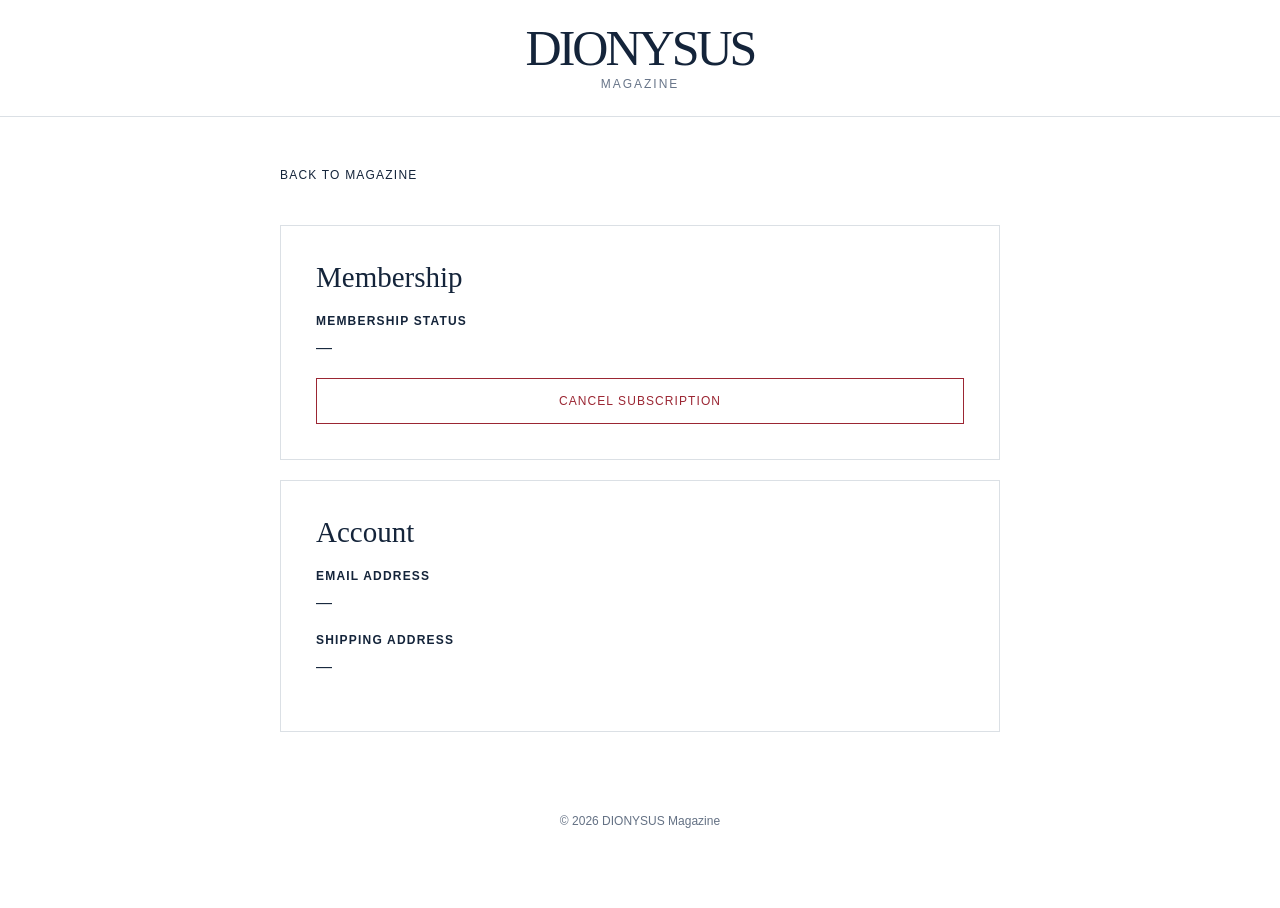
<file: profile.html>
<!DOCTYPE html>

<html lang="en"><head><meta charset="utf-8"/><meta content="width=device-width,initial-scale=1" name="viewport"/><title>Profile — Dionysus Magazine</title><link href="./style.css" rel="stylesheet"/>
<link rel="icon" href="./favicon.ico" type="image/x-icon" sizes="any"/>
<link rel="icon" href="./inkonwhite.png" type="image/png"/>
</head><body class="page-profile"><div class="shell"><header class="top site-header site-header-simple"><a aria-label="Dionysus Magazine home" class="brand" href="./index.html"><div class="masthead">DIONYSUS</div><small>Magazine</small></a></header><nav aria-label="Back navigation" class="nav-back"><a class="back" href="./index.html">Back to magazine</a></nav>
<main class="layout"><section aria-label="Membership overview" class="panel" id="membershipOverview"><h2 class="member-title">Membership</h2><div class="member-details"><div><span class="member-detail-label">Membership status</span><span class="member-detail-value" id="memberStatus">—</span></div></div><div class="actions"><button class="btn hidden" id="subscribeTop" type="button">Subscribe</button><button class="btn hidden" id="resume" type="button">Subscribe</button><button class="btn danger" id="cancel" type="button">Cancel subscription</button></div></section><section aria-label="Account overview" class="panel" id="accountOverview"><h2>Account</h2><div class="member-details"><div><span class="member-detail-label">Email address</span><span class="member-detail-value" id="status">—</span></div><div class="member-shipping"><span class="member-detail-label">Shipping address</span><div class="member-detail-value" id="shippingAddressDisplay">—</div></div></div><button class="btn secondary hidden" id="signout">Sign out</button></section><div class="hidden" id="content"><section class="panel"><h2>Password</h2><form id="accountForm"><div class="field"><label for="password">New password</label><input autocomplete="new-password" id="password" minlength="8" type="password"/></div><div class="field"><label for="repeat">Repeat new password</label><input autocomplete="new-password" id="repeat" minlength="8" type="password"/></div><button class="btn" type="submit">Save password</button></form></section><section class="panel" id="shippingPanel"><h2>Shipping address</h2><form id="shippingForm"><div class="grid"><div class="field"><label for="first">First name</label><input id="first" maxlength="100" required=""/></div><div class="field"><label for="last">Last name</label><input id="last" maxlength="100" required=""/></div></div><div class="field"><label for="address">Street address</label><input id="address" maxlength="250" required=""/></div><div class="grid"><div class="field"><label for="postal">Postal code</label><input id="postal" maxlength="30" required=""/></div><div class="field"><label for="city">City</label><input id="city" maxlength="120" required=""/></div></div><div class="field"><label for="country">Country</label><input id="country" maxlength="100" required=""/></div><button class="btn" type="submit">Save shipping address</button></form></section></div></main><footer class="site-footer">© <span id="site-copyright-year"></span> DIONYSUS Magazine</footer></div>
<script type="module">
import {createClient} from 'https://esm.sh/@supabase/supabase-js@2';
const db=createClient('https://imwqgvigesticlhsakfx.supabase.co','sb_publishable_GEjJpD7saLKkIDj7LmeCiQ_CbvduMlo');
const $=id=>document.getElementById(id);let user=null,record=null;
function msg(text,error=false){if(error)alert(text);}
function renderStatus(){
 const active=record?.subscription_status==='active';
 const ending=active && record?.cancel_at_period_end===true;
 const endDate=record?.current_period_end ? new Date(record.current_period_end) : null;
 const formatted=endDate && !Number.isNaN(endDate.getTime()) ? new Intl.DateTimeFormat('en',{day:'numeric',month:'long',year:'numeric'}).format(endDate) : null;
 $('memberStatus').textContent=ending ? ('Active until '+(formatted||'end of paid period')) : active ? 'Active' : 'Inactive';
 $('cancel').classList.toggle('hidden',!active||ending);
 $('resume').classList.toggle('hidden',!ending);
 $('subscribeTop').classList.toggle('hidden',active);
}
async function refresh(){
 const {data,error}=await db.from('magazine_subscribers').select('user_id,email,first_name,last_name,street_address,postal_code,city,country,subscription_status,cancel_at_period_end,current_period_end').eq('user_id',user.id).maybeSingle();
 if(error)throw error;
 record=data;
 for(const [id,key] of Object.entries({first:'first_name',last:'last_name',address:'street_address',postal:'postal_code',city:'city',country:'country'}))$(id).value=record?.[key]||'';
 const addressParts=[
  [record?.first_name,record?.last_name].filter(Boolean).join(' '),
  record?.street_address,
  [record?.postal_code,record?.city].filter(Boolean).join(' '),
  record?.country
 ].filter(Boolean);
 $('shippingAddressDisplay').textContent=addressParts.length ? addressParts.join('\n') : 'No shipping address saved yet';
 renderStatus();
}
const LOGIN_URL = './Subscribe.html#login';
let redirecting = false;
async function logoutAndRedirect() {
 if (redirecting) return;
 redirecting = true;
 $('content').classList.add('hidden');
 try { await db.auth.signOut({ scope: 'local' }); } catch (_) {}
 location.replace(LOGIN_URL);
}
async function authenticatedSession() {
 const {data:{session},error} = await db.auth.getSession();
 if (error || !session) { await logoutAndRedirect(); return null; }
 const {data:{user:verifiedUser},error:userError} = await db.auth.getUser();
 if (userError || !verifiedUser) { await logoutAndRedirect(); return null; }
 return { ...session, user: verifiedUser };
}
db.auth.onAuthStateChange((event) => {
 if (event === 'SIGNED_OUT' && !redirecting) {
  redirecting = true;
  $('content').classList.add('hidden');
  location.replace(LOGIN_URL);
 }
});
async function init(){
 const session = await authenticatedSession();
 if (!session) return;
 user=session.user;
 $('status').textContent=user.email||'Signed in';
 await refresh();
 if (redirecting) return;
 $('signout').classList.remove('hidden');
 $('content').classList.remove('hidden');
}
$('accountForm').addEventListener('submit',async e=>{e.preventDefault();const password=$('password').value;if(!password){msg('Enter a new password to save.');return}if(password!==$('repeat').value){msg('New passwords do not match.',true);return}if(password.length<8){msg('Password must be at least 8 characters.',true);return}const button=e.submitter;button.disabled=true;try{const {error}=await db.auth.updateUser({password});if(error)throw error;$('password').value='';$('repeat').value='';msg('Password updated.')}catch(err){msg(err.message,true)}finally{button.disabled=false}});
$('shippingForm').addEventListener('submit',async e=>{e.preventDefault();if(!record){msg('Subscription details are not available yet.',true);return}const button=e.submitter;button.disabled=true;const payload={first_name:$('first').value.trim(),last_name:$('last').value.trim(),street_address:$('address').value.trim(),postal_code:$('postal').value.trim(),city:$('city').value.trim(),country:$('country').value.trim()};try{const {error}=await db.from('magazine_subscribers').update(payload).eq('user_id',user.id);if(error)throw error;await refresh();msg('Shipping address saved.')}catch(err){msg(err.message,true)}finally{button.disabled=false}});
async function invokeSecure(name, action){
 const session = await authenticatedSession();
 if (!session) return null;
 let response;
 try {
  response=await fetch('https://imwqgvigesticlhsakfx.supabase.co/functions/v1/'+name,{
   method:'POST',headers:{'Content-Type':'application/json','Authorization':'Bearer '+session.access_token,'apikey':'sb_publishable_GEjJpD7saLKkIDj7LmeCiQ_CbvduMlo'},body:JSON.stringify({action})
  });
 } catch (err) { throw new Error('Unable to contact the subscription service. Check your connection.'); }
 const result=await response.json().catch(()=>({error:'Edge Function returned a non-JSON response'}));
 if (response.status===401 || (response.status===403 && /invalid session|invalid jwt|expired token|unauthorized/i.test(result.error||''))) {
  await logoutAndRedirect();
  return null;
 }
 if (!response.ok) throw new Error(result.error||'Request failed');
 return result;
}
$('subscribeTop').addEventListener('click',async()=>{
 const button=$('subscribeTop');button.disabled=true;
 try{const result=await invokeSecure('stripe-webhook','create_checkout');if(result?.url) location.assign(result.url)}
 catch(err){msg(err.message,true);button.disabled=false}
});
$('cancel').addEventListener('click',async()=>{
 if(!confirm('Cancel your Stripe subscription? Your account and shipping information will be kept.'))return;
 const button=$('cancel');button.disabled=true;
 try{const result=await invokeSecure('stripe-webhook','cancel_subscription');if(!result) return;record={...record,cancel_at_period_end:true,current_period_end:result.current_period_end};renderStatus();await refresh();}
 catch(err){msg(err.message,true)}finally{button.disabled=false}
});
$('resume').addEventListener('click',async()=>{
 const button=$('resume');button.disabled=true;
 try{await invokeSecure('stripe-webhook','resume_subscription');if(redirecting) return;record={...record,cancel_at_period_end:false};renderStatus();await refresh();}
 catch(err){msg(err.message,true)}finally{button.disabled=false}
});
$('signout').addEventListener('click', logoutAndRedirect);
init().catch(async err=>{
 if (/invalid session|jwt|auth session missing|refresh token|not authenticated/i.test(err.message||'')) {
  await logoutAndRedirect();
  return;
 }
 $('status').textContent='Unable to load profile';
 console.error(err);
 msg(err.message||String(err),true);
});
</script><script>document.getElementById("site-copyright-year").textContent = new Date().getFullYear();</script></body></html>
</file>
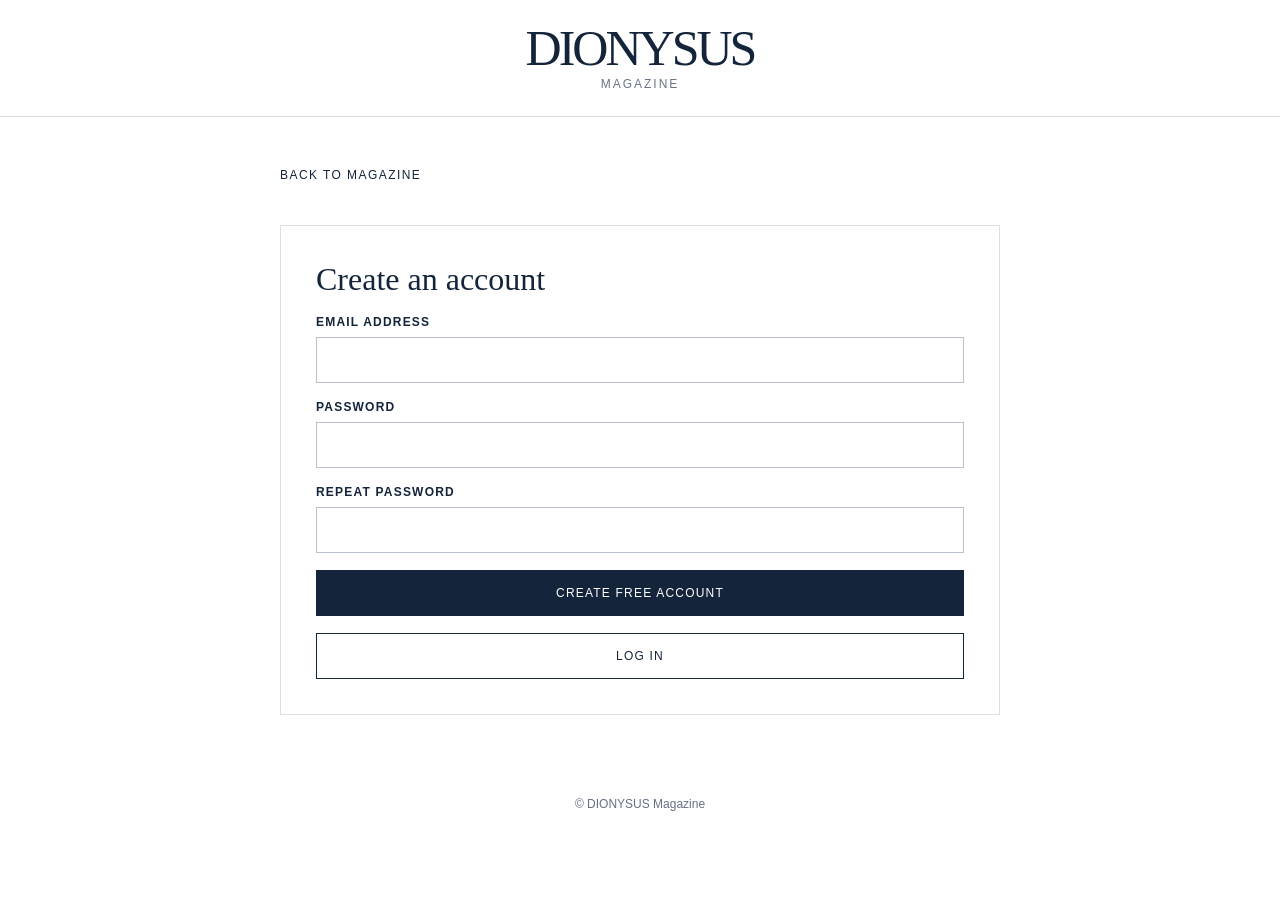
<file: Subscribe.html>
<!DOCTYPE html>

<html lang="en"><head><meta charset="utf-8"/><meta content="width=device-width,initial-scale=1" name="viewport"/><title>Create account — Dionysus Magazine</title><link href="./style.css" rel="stylesheet"/>
<link rel="icon" href="./favicon.ico" type="image/x-icon" sizes="any"/>
<link rel="icon" href="./inkonwhite.png" type="image/png"/>
</head>
<body class="page-subscribe"><div class="shell"><header class="top site-header site-header-simple"><a class="brand" href="./index.html"><div class="masthead">DIONYSUS</div><small>Magazine</small></a></header><nav aria-label="Back navigation" class="nav-back"><a class="back" href="./index.html">Back to magazine</a></nav><main class="layout"><section class="form-panel"><div id="signupStage"><h2>Create an account</h2><form id="signupForm"><div class="field"><label for="email">Email address</label><input autocomplete="email" id="email" required="" type="email"/></div><div class="field"><label for="password">Password</label><input autocomplete="new-password" id="password" minlength="8" required="" type="password"/></div><div class="field"><label for="repeat">Repeat password</label><input autocomplete="new-password" id="repeat" minlength="8" required="" type="password"/></div><button class="btn" id="signupButton">Create free account</button></form><a class="auth-switch" href="#login" id="showLogin">Log in</a></div><div class="hidden" id="loginStage"><h2>Log in</h2><form id="loginForm"><div class="field"><label for="loginEmail">Email address</label><input autocomplete="username" id="loginEmail" required="" type="email"/></div><div class="field"><label for="loginPassword">Password</label><input autocomplete="current-password" id="loginPassword" required="" type="password"/></div><button class="btn" id="loginButton">Log in</button></form><a class="auth-switch" href="#signup" id="showSignup">Create an account</a></div><div aria-live="polite" class="message hidden" id="message" role="status"></div></section></main><footer class="site-footer">© <span id="year"></span> DIONYSUS Magazine</footer></div>
<script type="module">
import {createClient} from 'https://esm.sh/@supabase/supabase-js@2';
const db=createClient('https://imwqgvigesticlhsakfx.supabase.co','sb_publishable_GEjJpD7saLKkIDj7LmeCiQ_CbvduMlo');
const $=id=>document.getElementById(id);
function message(s){$('message').textContent=s;$('message').classList.toggle('hidden',!s)}
function stage(login){$('signupStage').classList.toggle('hidden',login);$('loginStage').classList.toggle('hidden',!login);message('')}
$('showLogin').onclick=e=>{e.preventDefault();location.hash='login';stage(true)};
$('showSignup').onclick=e=>{e.preventDefault();location.hash='signup';stage(false)};
stage(location.hash!=='#signup');$('year').textContent=new Date().getFullYear();
$('signupForm').onsubmit=async e=>{e.preventDefault();if($('password').value!==$('repeat').value){message('Passwords do not match.');return}
 const button=$('signupButton');button.disabled=true;try{
 const {data,error}=await db.auth.signUp({email:$('email').value.trim(),password:$('password').value});if(error)throw error;
 if(data.session){location.replace('./profile.html');return}
 message('Account registration received. Check your email to confirm your address, then log in.');
 }catch(err){message(err.message)}finally{button.disabled=false}};
$('loginForm').onsubmit=async e=>{e.preventDefault();const button=$('loginButton');button.disabled=true;try{
 const {error}=await db.auth.signInWithPassword({email:$('loginEmail').value.trim(),password:$('loginPassword').value});if(error)throw error;location.replace('./profile.html');
 }catch(err){message(err.message)}finally{button.disabled=false}};
</script></body></html>
</file>
<file: style.css>
/* Shared stylesheet for Dionysus Magazine. */
/* index(20261010-120838).html */
body.page-index{--ink:#14243A;--muted:#647184;--paper:#fff;--cover:#e5e5e5}
body.page-index *{box-sizing:border-box}
body.page-index{margin:0;background:var(--paper);color:var(--ink);font-family:Arial,Helvetica,sans-serif}
body.page-index button, body.page-index select{font:inherit}
body.page-index a{color:inherit}
body.page-index .shell{max-width:1380px;margin:auto;padding:26px clamp(20px,5vw,75px) 90px}
body.page-index .top{display:grid;grid-template-columns:1fr auto 1fr;align-items:center;gap:15px;border-bottom:1px solid #dbe0e5;padding-bottom:24px}
body.page-index .brand{text-decoration:none;grid-column:2;text-align:center}
body.page-index .masthead{font-family:Georgia,"Times New Roman",serif;font-size:clamp(39px,5.5vw,73.728px);letter-spacing:-.068em;line-height:.9;font-weight:normal}
body.page-index .brand small{display:block;font-family:Georgia,serif;font-size:15px;letter-spacing:.18em;margin-top:11px}
body.page-index .account-actions{grid-column:3;justify-self:end;display:flex;gap:9px;align-items:center}
body.page-index .subscribe{background:var(--ink);color:white;border:1px solid var(--ink);padding:12px 19px;text-decoration:none;font-size:12px;letter-spacing:.09em;text-transform:uppercase}
body.page-index .eyebrow{font-size:12px;letter-spacing:.16em;text-transform:uppercase;font-weight:bold}
body.page-index .current{padding:65px 0 80px;border-bottom:1px solid #dbe0e5}
body.page-index .current-grid{display:grid;grid-template-columns:minmax(240px, .95fr) 1fr;gap:clamp(32px,7vw,110px);align-items:center}
body.page-index .cover{display:block;aspect-ratio:210/297;background:var(--cover);width:100%;border:0;overflow:hidden;position:relative}
body.page-index .cover img{width:100%;height:100%;object-fit:cover;display:block}
body.page-index .current .cover{max-width:470px}
body.page-index .issue-heading{font-family:Georgia,serif;font-size:clamp(40px,5.8vw,88px);font-weight:normal;letter-spacing:-.055em;line-height:1;margin:20px 0 28px}
body.page-index .description{font-family:Georgia,serif;font-size:clamp(17px,1.65vw,23px);line-height:1.55;max-width:500px;color:#46556a}
body.page-index .read{display:inline-block;margin-top:26px;padding:15px 25px;background:var(--ink);color:white;text-decoration:none;font-size:12px;letter-spacing:.12em;text-transform:uppercase}
body.page-index .archive{padding-top:65px}
body.page-index .archive-head{display:flex;justify-content:space-between;align-items:end;gap:16px;margin-bottom:34px}
body.page-index .archive h2{font-family:Georgia,serif;font-size:clamp(32px,4vw,54px);font-weight:normal;letter-spacing:-.05em;margin:0}
body.page-index .archive label{font-size:12px;letter-spacing:.1em;text-transform:uppercase}
body.page-index .archive select{margin-left:10px;padding:9px 26px 9px 12px;background:white;border:1px solid #b9c1ca;color:var(--ink)}
body.page-index .archive-grid{display:grid;grid-template-columns:repeat(4,minmax(0,1fr));gap:42px 22px}
body.page-index .issue-link{text-decoration:none;display:block}
body.page-index .issue-link:hover .cover{outline:2px solid var(--ink);outline-offset:3px}
body.page-index .issue-label{display:block;font-family:Georgia,serif;font-size:clamp(16px,1.7vw,24px);margin-top:13px}
body.page-index .state{padding:32px 0;color:var(--muted)}
body.page-index .error{color:#9b2633}
body.page-index .hidden{display:none!important}
body.page-index footer{border-top:1px solid #dbe0e5;margin-top:80px;padding-top:20px;color:var(--muted);font-size:12px}
@media (max-width:700px){body.page-index .shell{padding-top:22px}
body.page-index .top{grid-template-columns:1fr auto;align-items:center}
body.page-index .brand{grid-column:1;text-align:left}
body.page-index .masthead{font-size:clamp(37px,8vw,60px)}
body.page-index .brand small{text-align:left}
body.page-index .account-actions{grid-column:2}
body.page-index .subscribe{padding:10px}
body.page-index .current{padding:45px 0 60px}
body.page-index .current-grid{grid-template-columns:1fr;gap:28px}
body.page-index .current .cover{max-width:360px}
body.page-index .issue-heading{margin:15px 0}
body.page-index .archive-grid{grid-template-columns:repeat(2,minmax(0,1fr));gap:32px 16px}
body.page-index .archive{padding-top:42px}}
@media (max-width:370px){body.page-index .masthead{font-size:32px}
body.page-index .subscribe{font-size:10px}
body.page-index .account-actions{gap:5px}}
body.page-index .cover-unavailable{position:absolute;inset:0;display:flex;align-items:center;justify-content:center;padding:20px;text-align:center;font-size:13px;color:#647184}
body.page-index .archive select{appearance:none;-webkit-appearance:none;padding-right:44px;background-image:url("data:image/svg+xml,%3Csvg xmlns='http://www.w3.org/2000/svg' width='12' height='8' viewBox='0 0 12 8'%3E%3Cpath d='M1 1.5 6 6.5 11 1.5' fill='none' stroke='%2314243a' stroke-width='1.5' stroke-linecap='round' stroke-linejoin='round'/%3E%3C/svg%3E");background-repeat:no-repeat;background-position:right 15px center;background-size:12px 8px;}
body.page-index .visually-hidden{position:absolute!important;width:1px!important;height:1px!important;padding:0!important;margin:-1px!important;overflow:hidden!important;clip:rect(0,0,0,0)!important;white-space:nowrap!important;border:0!important}
body.page-index .year-filter-wrap{display:flex;align-items:center;gap:12px}
body.page-index .year-caption{font-size:12px;font-weight:bold;letter-spacing:.1em;text-transform:uppercase}
body.page-index .year-dropdown{position:relative;min-width:164px}
body.page-index .year-trigger{width:100%;display:flex;align-items:center;justify-content:space-between;gap:22px;padding:13px 15px;background:#fff;border:1px solid #b9c1ca;color:var(--ink);font:12px Arial,Helvetica,sans-serif;letter-spacing:.08em;text-transform:uppercase;cursor:pointer;transition:border-color .15s,background .15s}
body.page-index .year-trigger:hover, body.page-index .year-trigger[aria-expanded="true"]{border-color:var(--ink);background:#f7f8fa}
body.page-index .year-trigger:focus-visible, body.page-index .year-option:focus-visible{outline:2px solid var(--ink);outline-offset:3px}
body.page-index .year-chevron{display:block;width:9px;height:9px;border-right:1.5px solid currentColor;border-bottom:1.5px solid currentColor;transform:rotate(45deg) translateY(-2px);margin-right:4px;transition:transform .15s}
body.page-index .year-trigger[aria-expanded="true"] .year-chevron{transform:rotate(225deg) translate(-2px,-2px)}
body.page-index .year-menu{position:absolute;top:calc(100% + 5px);right:0;width:100%;max-height:250px;overflow-y:auto;background:#fff;border:1px solid var(--ink);box-shadow:0 12px 24px rgba(20,36,58,.1);z-index:20;padding:5px}
body.page-index .year-option{width:100%;display:block;text-align:left;border:0;background:transparent;color:var(--ink);padding:12px 11px;font:12px Arial,Helvetica,sans-serif;letter-spacing:.07em;text-transform:uppercase;cursor:pointer}
body.page-index .year-option:hover, body.page-index .year-option:focus-visible{background:#f0f2f5}
body.page-index .year-option[aria-selected="true"]{background:var(--ink);color:white}
body.page-index .login-outline{background:transparent;color:var(--ink);border:1px solid var(--ink)}
/* profile(2).html */
body.page-profile{--ink:#14243a;--muted:#647184;--line:#dbe0e5}
body.page-profile *{box-sizing:border-box}
body.page-profile{margin:0;color:var(--ink);background:#fff;font-family:Arial,Helvetica,sans-serif}
body.page-profile a{color:inherit}
body.page-profile .shell{max-width:1050px;margin:auto;padding:26px clamp(20px,5vw,75px) 80px}
body.page-profile .top{display:flex;justify-content:center;align-items:center;border-bottom:1px solid var(--line);padding-bottom:24px}
body.page-profile .nav-back{padding-top:20px}
body.page-profile .nav-back .back{display:inline-block}
body.page-profile .brand{text-decoration:none;text-align:center}
body.page-profile .masthead{font-family:Georgia,serif;font-size:clamp(38px,5.5vw,67px);letter-spacing:-.068em;line-height:.9}
body.page-profile .brand small{display:block;font-family:Georgia,serif;font-size:15px;letter-spacing:.18em;margin-top:11px}
body.page-profile .back{font-size:12px;letter-spacing:.1em;text-decoration:none;text-transform:uppercase}
body.page-profile .layout{display:grid;grid-template-columns:.7fr 1.3fr;gap:clamp(30px,6vw,85px);padding:70px 0}
body.page-profile .eyebrow{font-size:12px;font-weight:bold;letter-spacing:.16em;text-transform:uppercase}
body.page-profile h1{font:normal clamp(42px,6vw,74px)/1.03 Georgia,serif;letter-spacing:-.055em;margin:18px 0}
body.page-profile h2{font:normal 29px Georgia,serif;margin:0 0 20px}
body.page-profile p{line-height:1.55;color:var(--muted)}
body.page-profile .panel{border:1px solid var(--line);padding:clamp(20px,3vw,35px);margin-bottom:20px}
body.page-profile .field{margin-bottom:17px}
body.page-profile label{display:block;font-size:12px;font-weight:bold;letter-spacing:.1em;text-transform:uppercase;margin-bottom:8px}
body.page-profile input{width:100%;padding:13px 12px;border:1px solid #b9c1ca;border-radius:0;font:16px Arial,sans-serif;min-height:46px;color:var(--ink)}
body.page-profile .grid{display:grid;grid-template-columns:1fr 1fr;gap:14px}
body.page-profile .btn{background:var(--ink);color:white;border:1px solid var(--ink);padding:14px 21px;font:12px Arial,sans-serif;letter-spacing:.09em;text-transform:uppercase;cursor:pointer;min-height:46px}
body.page-profile .btn.secondary{background:white;color:var(--ink)}
body.page-profile .btn.danger{background:white;color:#9b2633;border-color:#9b2633}
body.page-profile .btn:disabled{opacity:.5;cursor:wait}
body.page-profile .actions{display:flex;gap:10px;flex-wrap:wrap}
body.page-profile .message{padding:12px;border:1px solid var(--line);margin:14px 0;white-space:pre-wrap;font-size:14px}
body.page-profile .message.error{color:#9b2633}
body.page-profile .hidden{display:none!important}
body.page-profile footer{border-top:1px solid var(--line);padding-top:22px;color:var(--muted);font-size:12px}
@media (max-width:740px){body.page-profile .layout{grid-template-columns:1fr;padding:40px 0}
body.page-profile .grid{grid-template-columns:1fr}}
body.page-profile .layout{display:flex;flex-direction:column;gap:26px;padding:42px 0 60px;max-width:720px;margin:0 auto;}
body.page-profile .layout>section:first-child{border:1px solid var(--line);padding:clamp(22px,4vw,36px);text-align:center;}
body.page-profile .layout>section:first-child .member-title{margin:0 0 20px;}
body.page-profile .layout>section:first-child #status{overflow-wrap:anywhere;}
body.page-profile .layout>section:first-child #signout{max-width:100%;}
body.page-profile .member-title{font:normal 29px Georgia,serif;margin:0 0 20px;text-align:left}
body.page-profile .member-kicker{font-size:11px;font-weight:bold;letter-spacing:.19em;text-transform:uppercase;color:var(--muted);margin:0 0 10px}
body.page-profile .member-details{display:grid;grid-template-columns:1fr 1fr;gap:14px;margin:22px 0 24px;padding:20px 0;border-top:1px solid var(--line);border-bottom:1px solid var(--line);text-align:left}
body.page-profile .member-detail-label{display:block;font-size:12px;text-transform:uppercase;letter-spacing:1px;font-weight:bold;color:var(--ink);margin-bottom:8px}
body.page-profile .member-detail-value{display:block;font-size:14px;font-weight:bold;overflow-wrap:anywhere}
body.page-profile .member-email{font-size:15px;color:var(--ink);margin:12px 0 0;text-align:left;width:100%;align-self:stretch;}
@media (max-width:480px){body.page-profile .member-details{grid-template-columns:1fr}}
body.page-profile .layout>#content{width:100%;}
body.page-profile button.btn{display:block;width:100%;max-width:none;}
body.page-profile .actions{display:flex;flex-direction:column;align-items:stretch;}
body.page-profile .actions button.btn{width:100%;}
/* Subscribe(1).html */
body.page-subscribe{--ink:#14243a;--muted:#647184;--line:#dbe0e5}
body.page-subscribe *{box-sizing:border-box}
body.page-subscribe{margin:0;color:var(--ink);background:#fff;font-family:Arial,Helvetica,sans-serif}
body.page-subscribe a{color:inherit}
body.page-subscribe .shell{max-width:1150px;margin:auto;padding:26px clamp(20px,5vw,75px) 80px}
body.page-subscribe .top{display:flex;justify-content:center;align-items:center;border-bottom:1px solid var(--line);padding-bottom:24px}
body.page-subscribe .nav-back{padding-top:20px}
body.page-subscribe .nav-back .back{display:inline-block}
body.page-subscribe .brand{text-decoration:none;text-align:center}
body.page-subscribe .masthead{font-family:Georgia,serif;font-size:clamp(38px,5.5vw,67px);letter-spacing:-.068em;line-height:.9}
body.page-subscribe .brand small{display:block;font-family:Georgia,serif;font-size:15px;letter-spacing:.18em;margin-top:11px}
body.page-subscribe .back{font-size:12px;letter-spacing:.12em;text-decoration:none;text-transform:uppercase}
body.page-subscribe .layout{display:grid;grid-template-columns:.85fr 1fr;gap:clamp(32px,7vw,110px);padding:80px 0}
body.page-subscribe .eyebrow{font-size:12px;font-weight:bold;letter-spacing:.16em;text-transform:uppercase}
body.page-subscribe .intro h1{font:normal clamp(45px,6vw,80px)/1.03 Georgia,serif;letter-spacing:-.055em;margin:20px 0 24px}
body.page-subscribe .intro p{font:19px/1.6 Georgia,serif;color:#46556a;max-width:390px}
body.page-subscribe .form-panel{border:1px solid var(--line);padding:clamp(22px,3vw,40px)}
body.page-subscribe h2{font:normal 32px Georgia,serif;margin:0 0 10px}
body.page-subscribe .hint{font-size:13px;color:var(--muted);margin-bottom:24px;line-height:1.6}
body.page-subscribe .field{margin:0 0 17px}
body.page-subscribe label{display:block;font-size:12px;font-weight:bold;letter-spacing:.1em;text-transform:uppercase;margin-bottom:8px}
body.page-subscribe input{width:100%;padding:13px 12px;border:1px solid #b9c1ca;border-radius:0;font:16px Arial,sans-serif;min-height:46px;color:var(--ink)}
body.page-subscribe .grid{display:grid;grid-template-columns:1fr 1fr;gap:14px}
body.page-subscribe .btn{display:block;width:100%;background:var(--ink);color:white;border:1px solid var(--ink);padding:15px 23px;font:12px Arial,sans-serif;letter-spacing:.1em;text-transform:uppercase;cursor:pointer;min-height:48px;text-decoration:none}
body.page-subscribe .btn:disabled{opacity:.55;cursor:wait}
body.page-subscribe .message{font-size:14px;line-height:1.5;margin-top:18px;padding:13px;border:1px solid var(--line);white-space:pre-wrap}
body.page-subscribe .message.error{color:#9b2633;border-color:#dfb8be}
body.page-subscribe .message.ok{color:#17613a;border-color:#add5bd}
body.page-subscribe .hidden{display:none!important}
body.page-subscribe .fine{font-size:12px;color:var(--muted);margin-top:20px;line-height:1.6}
body.page-subscribe .issue{font-size:13px;color:var(--muted);margin-top:12px}
body.page-subscribe footer{border-top:1px solid var(--line);padding-top:22px;font-size:12px;color:var(--muted)}
@media (max-width:740px){body.page-subscribe .layout{grid-template-columns:1fr;padding:45px 0;gap:26px}
body.page-subscribe .grid{grid-template-columns:1fr}
body.page-subscribe .back{font-size:10px}
body.page-subscribe .form-panel{padding:22px}}
/* Shared masthead, account links and footer */
body .top.site-header{display:grid;grid-template-columns:1fr auto 1fr;align-items:center;gap:15px;border-bottom:1px solid var(--line,#dbe0e5);padding-bottom:24px}
body .site-header .brand{grid-column:2;text-align:center;text-decoration:none}
body .site-header .masthead{font-family:Georgia,"Times New Roman",serif;font-size:clamp(39px,5.5vw,73.728px);letter-spacing:-.068em;line-height:.9;font-weight:normal}
body .site-header .brand small{display:block;font-family:Georgia,serif;font-size:15px;letter-spacing:.18em;margin-top:11px}
body .site-header .account-actions{grid-column:3;justify-self:end;display:flex;gap:9px;align-items:center}
body .site-header .subscribe{background:var(--ink);color:#fff;border:1px solid var(--ink);padding:12px 19px;text-decoration:none;font-size:12px;letter-spacing:.09em;text-transform:uppercase}
body .site-header .subscribe.login-outline{background:transparent;color:var(--ink)}
body .site-footer{border-top:1px solid var(--line,#dbe0e5);margin-top:80px;padding-top:22px;color:var(--muted);font-size:12px}
body.page-profile .site-footer,body.page-subscribe .site-footer{margin-top:0}
body .hidden{display:none!important}
@media(max-width:700px){body .top.site-header{grid-template-columns:minmax(0,1fr) auto}body .site-header .brand{grid-column:1;text-align:left}body .site-header .brand small{text-align:left}body .site-header .masthead{font-size:clamp(32px,8vw,60px)}body .site-header .account-actions{grid-column:2}body .site-header .subscribe{padding:10px}}
@media(max-width:370px){body .site-header .masthead{font-size:32px}body .site-header .subscribe{font-size:10px}body .site-header .account-actions{gap:5px}}

body.page-subscribe .shipping-heading{font-size:25px;margin:26px 0 18px}

/* Logo-only header on profile, login and subscription pages */
body .site-header.site-header-simple{grid-template-columns:1fr auto 1fr}
body .site-header.site-header-simple .brand{grid-column:2;text-align:center}
body .site-header.site-header-simple .brand small{text-align:center}
@media(max-width:700px){body .site-header.site-header-simple{grid-template-columns:1fr auto 1fr}body .site-header.site-header-simple .brand{grid-column:2;text-align:center}body .site-header.site-header-simple .brand small{text-align:center}}

/* PayPal subscription section */
.page-subscribe .stripe-subscription{margin-top:28px;padding-top:24px;border-top:1px solid var(--line)}
.page-subscribe .stripe-subscription h2{margin-bottom:10px}

.page-subscribe .stripe-checkout{text-align:center;margin-top:12px}

/* Profile overview panel refinements (moved from profile.html) */
/* Consistent with the Password and Shipping address panels. */
body.page-profile .layout { gap: 20px; }
body.page-profile .layout > section.panel,
body.page-profile .layout > section:first-child.panel {
  border: 1px solid var(--line);
  padding: clamp(20px, 3vw, 35px);
  margin: 0;
  background: #fff;
  text-align: left;
}
body.page-profile .layout > section.panel h2 {
  font: normal 29px Georgia, serif;
  margin: 0 0 20px;
  text-align: left;
}
body.page-profile .layout > section.panel .member-details {
  display: flex;
  flex-direction: column;
  gap: 0;
  margin: 0;
  padding: 0;
  border: 0;
  text-align: left;
}
body.page-profile .layout > section.panel .member-details > div {
  padding: 0;
  margin: 0 0 17px;
  border: 0;
  text-align: left;
}
body.page-profile .layout > section.panel .member-detail-label {
  display: block;
  font-size: 12px;
  font-weight: bold;
  letter-spacing: .1em;
  text-transform: uppercase;
  color: var(--ink);
  margin: 0 0 8px;
  text-align: left;
}
body.page-profile .layout > section.panel .member-detail-value {
  display: block;
  font-size: 14px;
  font-weight: normal;
  line-height: 1.55;
  overflow-wrap: anywhere;
  text-align: left;
}
body.page-profile #shippingAddressDisplay { white-space: pre-line; }
body.page-profile #membershipOverview .actions { margin: 0; }
body.page-profile #accountOverview #signout { margin-top: 0; }
body.page-profile .layout > #content > .panel { margin-bottom: 20px; }
body.page-profile .layout > #content > .panel:last-child { margin-bottom: 0; }

/* Account access: same centered width as profile panels */
body.page-subscribe .layout{display:flex;flex-direction:column;max-width:720px;width:100%;margin:0 auto;padding:42px 0 60px;gap:0}
body.page-subscribe .form-panel{width:100%;padding:clamp(20px,3vw,35px)}
@media(max-width:740px){body.page-subscribe .layout{padding:40px 0}}

/* Back navigation removed from profile and account access pages. */

/* No separator lines on site headers and footers across all pages. */
body.page-index .top.site-header,
body.page-profile .top.site-header,
body.page-subscribe .top.site-header { border-bottom: none; }
body.page-index footer,
body.page-profile footer,
body.page-subscribe footer,
body .site-footer { border-top: none; }

/* Profile overview values match the Shipping address form input text. */
body.page-profile .layout > section.panel .member-detail-value {
  font-family: Arial, Helvetica, sans-serif;
  font-size: 16px;
  font-weight: normal;
}

/* Center the copyright text in every page footer. */
body .site-footer,
body.page-index footer,
body.page-profile footer,
body.page-subscribe footer {
  text-align: center;
}

/* Align back navigation with centered 720px content panels. */
body.page-profile .nav-back,
body.page-subscribe .nav-back {max-width:720px;width:100%;margin:0 auto;padding-top:20px;}

/* Outlined navigation buttons below the account forms. */
body.page-subscribe .auth-switch{display:block;width:100%;margin-top:17px;text-align:center;background:#fff;color:var(--ink);border:1px solid var(--ink);text-decoration:none;padding:15px 23px;font:12px Arial,sans-serif;letter-spacing:.1em;text-transform:uppercase;min-height:48px;box-sizing:border-box}
body.page-subscribe .auth-switch:hover{background:#f7f8fa}

/* Account form box heading spacing. */
body.page-subscribe .form-panel h2 { margin: 0 0 17px; }

/* Compact, always-visible site header. */
body.page-index, body.page-profile, body.page-subscribe { --header-height: 76px; }
body .top.site-header {
  position: fixed;
  top: 0;
  left: 0;
  right: 0;
  z-index: 1000;
  height: var(--header-height);
  padding: 10px clamp(20px, 5vw, 75px);
  background: #fff;
  border: 0;
}
body.page-index .shell, body.page-profile .shell, body.page-subscribe .shell { padding-top: calc(var(--header-height) + 16px); }
body .site-header .masthead { font-size: clamp(26px, 3vw, 39px); letter-spacing: -.06em; }
body .site-header .brand small { font-size: 10px; letter-spacing: .16em; margin-top: 5px; }
body .site-header .account-actions { min-width: 0; }
body .site-header .account-actions .subscribe { max-width: min(38vw, 260px); overflow: hidden; text-overflow: ellipsis; white-space: nowrap; font-size: 11px; padding: 10px 12px; }
@media (max-width: 700px) {
  body.page-index, body.page-profile, body.page-subscribe { --header-height: 66px; }
  body .top.site-header { padding: 8px 16px; gap: 8px; }
  body .site-header .masthead { font-size: clamp(23px, 5.8vw, 32px); }
  body .site-header .brand small { font-size: 9px; }
  body .site-header .account-actions .subscribe { max-width: 35vw; font-size: 10px; padding: 9px 8px; }
}

/* Outline the signed-in Profile navigation button only. */
body.page-index .site-header .account-actions .subscribe.profile-outline { background: #fff; color: var(--ink); border: 1px solid var(--ink); }


/* Responsive layout improvements — all pages */
html { -webkit-text-size-adjust: 100%; }
body.page-index, body.page-profile, body.page-subscribe { min-width: 0; overflow-x: clip; }
body.page-index .shell, body.page-profile .shell, body.page-subscribe .shell { width: 100%; min-width: 0; }
body .site-header .brand, body .site-header .account-actions { min-width: 0; }
body .site-header .account-actions .subscribe { overflow: hidden; text-overflow: ellipsis; white-space: nowrap; }
body.page-index .current-grid > *, body.page-index .archive-grid > *, body.page-profile .layout > *, body.page-subscribe .layout > * { min-width: 0; }
body.page-index .current-grid .cover { margin-inline: auto; }
body.page-index .archive-grid { grid-template-columns: repeat(4, minmax(0, 1fr)); }
body.page-index .archive-grid .issue-link { min-width: 0; }
body.page-index .archive-head { align-items: center; }
body.page-index .year-filter-wrap { min-width: 0; }
body.page-index .year-dropdown { min-width: 0; width: 164px; }
body.page-profile .layout, body.page-subscribe .layout, body.page-profile .nav-back, body.page-subscribe .nav-back { max-width: 720px; width: 100%; }
body.page-profile .panel, body.page-subscribe .form-panel { min-width: 0; }
body.page-profile input, body.page-subscribe input { max-width: 100%; }
body.page-profile .grid, body.page-subscribe .grid { grid-template-columns: repeat(2, minmax(0, 1fr)); }

@media (max-width: 900px) {
  body.page-index .archive-grid { grid-template-columns: repeat(3, minmax(0, 1fr)); gap: 32px 18px; }
  body.page-index .current-grid { gap: clamp(24px, 4vw, 48px); }
}
@media (max-width: 700px) {
  body.page-index .shell, body.page-profile .shell, body.page-subscribe .shell { padding-left: 20px; padding-right: 20px; }
  body.page-index .current-grid { grid-template-columns: minmax(0, 1fr); gap: 28px; }
  body.page-index .current .cover { width: min(100%, 390px); max-width: 390px; }
  body.page-index .archive-grid { grid-template-columns: minmax(0, 1fr); gap: 36px; }
  body.page-index .archive-grid .issue-link { width: 100%; max-width: 420px; margin-inline: auto; }
  body.page-index .issue-label { font-size: 20px; }
  body.page-index .archive-head { gap: 12px; margin-bottom: 26px; }
  body.page-index .archive h2 { font-size: clamp(30px, 7vw, 42px); }
  body.page-index .year-dropdown { width: 150px; }
  body.page-index .year-trigger { padding: 12px 11px; gap: 8px; }
  body.page-profile .grid, body.page-subscribe .grid { grid-template-columns: minmax(0, 1fr); }
  body.page-profile .layout, body.page-subscribe .layout { padding-top: 32px; padding-bottom: 42px; }
  body.page-profile .nav-back, body.page-subscribe .nav-back { padding-top: 12px; }
  body.page-profile .panel, body.page-subscribe .form-panel { padding: 22px; }
  body .site-header .masthead { font-size: clamp(22px, 5.5vw, 32px); }
  body .site-header .account-actions .subscribe { max-width: 42vw; }
}
@media (max-width: 420px) {
  body.page-index .shell, body.page-profile .shell, body.page-subscribe .shell { padding-left: 16px; padding-right: 16px; }
  body.page-index .archive-head { align-items: center; }
  body.page-index .archive h2 { font-size: 31px; }
  body.page-index .year-dropdown { width: 135px; }
  body.page-index .year-trigger { font-size: 11px; }
  body.page-index .current { padding-top: 28px; padding-bottom: 48px; }
  body.page-index .archive { padding-top: 36px; }
  body.page-index .issue-heading { font-size: clamp(38px, 12vw, 55px); }
  body.page-index .read { max-width: 100%; text-align: center; }
  body .top.site-header { padding-left: 12px; padding-right: 12px; }
  body .site-header .masthead { font-size: clamp(20px, 5.3vw, 25px); }
  body .site-header .brand small { font-size: 8px; }
  body .site-header .account-actions .subscribe { max-width: 43vw; font-size: 10px; padding: 9px 7px; }
  body.page-profile .panel, body.page-subscribe .form-panel { padding: 18px; }
  body.page-profile h2, body.page-subscribe h2 { font-size: 27px; }
}

/* Larger, truly centered masthead; header scrolls away with the page. */
body .top.site-header {
  position: relative;
  top: auto;
  left: auto;
  right: auto;
  z-index: auto;
  height: auto;
  min-height: 104px;
  padding: 16px 0 20px;
  display: grid;
  grid-template-columns: minmax(0, 1fr) auto minmax(0, 1fr);
  align-items: center;
}
body .site-header .brand,
body .site-header.site-header-simple .brand { grid-column: 2; justify-self: center; text-align: center; }
body .site-header .brand small,
body .site-header.site-header-simple .brand small { text-align: center; }
body .site-header .masthead { font-size: clamp(40px, 5.3vw, 72px); }
body .site-header .brand small { font-size: 13px; margin-top: 8px; }
body .site-header .account-actions { grid-column: 3; justify-self: end; }
body .site-header .account-actions .subscribe { max-width: min(25vw, 260px); }
body.page-index .shell, body.page-profile .shell, body.page-subscribe .shell { padding-top: 26px; }
@media (max-width: 900px) {
  body .top.site-header,
  body .site-header.site-header-simple {
    grid-template-columns: minmax(0, 1fr);
    justify-items: center;
    gap: 0;
  }
  body .site-header .brand,
  body .site-header.site-header-simple .brand { grid-column: 1; grid-row: 1; }
  body .site-header .account-actions { grid-column: 1; grid-row: 2; justify-self: center; }
  body .site-header .masthead { font-size: clamp(39px, 8vw, 64px); }
  body .site-header .account-actions .subscribe { max-width: calc(100vw - 40px); }
}
@media (max-width: 420px) {
  body .site-header .masthead { font-size: clamp(36px, 10vw, 43px); }
  body .site-header .brand small { font-size: 11px; }
  body .top.site-header { padding: 14px 0 18px; }
  body .site-header .account-actions .subscribe { max-width: calc(100vw - 32px); }
}

/* Current issue begins directly below the header at every viewport width. */
body.page-index .current { padding-top: 0; }

/* Remove spacing between header grid items at every breakpoint. */
body .top.site-header, body.page-index .top.site-header, body .site-header.site-header-simple { gap: 0; row-gap: 0; column-gap: 0; }

/* Balanced masthead spacing: no extra shell offset above the logo. */
body.page-index .shell,
body.page-profile .shell,
body.page-subscribe .shell { padding-top: 0; }
body .top.site-header,
body.page-index .top.site-header,
body.page-profile .top.site-header,
body.page-subscribe .top.site-header {
  min-height: 0;
  padding-top: 26px;
  padding-bottom: 26px;
}
/* Preserve the equal vertical spacing on narrow screens. */
@media (max-width: 420px) {
  body .top.site-header,
  body.page-index .top.site-header,
  body.page-profile .top.site-header,
  body.page-subscribe .top.site-header { padding-top: 26px; padding-bottom: 26px; }
}

/* Full-width account link when the header wraps to two rows. */
@media (max-width: 900px) {
  body.page-index .site-header .account-actions { width: 100%; justify-self: stretch; }
  body.page-index .site-header .account-actions .subscribe { display: block; width: 100%; max-width: none; text-align: center; box-sizing: border-box; overflow: hidden; text-overflow: ellipsis; }
}

/* Space above the full-width Account link when it sits below the logo. */
@media (max-width: 900px) {
  body.page-index .site-header .account-actions {
    padding-top: 18px;
  }
}

/* Uniform height for interactive controls across the site. */
body.page-index, body.page-profile, body.page-subscribe { --control-height: 46px; }
body.page-index .site-header .account-actions .subscribe,
body.page-index .year-trigger,
body.page-index .read,
body.page-index .archive select,
body.page-profile input,
body.page-profile .btn,
body.page-subscribe input,
body.page-subscribe .btn,
body.page-subscribe .auth-switch {
  box-sizing: border-box;
  height: var(--control-height);
  min-height: var(--control-height);
}
body.page-index .site-header .account-actions .subscribe,
body.page-index .year-trigger,
body.page-index .read,
body.page-profile .btn,
body.page-subscribe .btn,
body.page-subscribe .auth-switch {
  display: flex;
  align-items: center;
  justify-content: center;
}
body.page-index .year-trigger { justify-content: space-between; }
body.page-index .site-header .account-actions .subscribe,
body.page-index .read,
body.page-profile .btn,
body.page-subscribe .btn,
body.page-subscribe .auth-switch { padding-top: 0; padding-bottom: 0; }
@media (max-width: 900px) {
  body.page-index .site-header .account-actions .subscribe { width: 100%; max-width: none; }
}

/* Account navigation lives in the homepage footer, not the masthead. */
body.page-index .site-footer .footer-account-link {
  display: flex;
  align-items: center;
  justify-content: center;
  box-sizing: border-box;
  min-height: var(--control-height, 46px);
  width: 100%;
  margin: 0 auto 22px;
  padding: 0 14px;
  background: #fff;
  color: var(--ink);
  border: 1px solid var(--ink);
  text-decoration: none;
  font: 11px Arial, Helvetica, sans-serif;
  letter-spacing: .09em;
  text-transform: uppercase;
  overflow-wrap: anywhere;
}
body.page-index .site-footer .footer-account-link:hover { background: #f7f8fa; }
body.page-index .site-footer .footer-account-link:focus-visible { outline: 2px solid var(--ink); outline-offset: 3px; }

/* Homepage: left-aligned masthead, account button at top right. */
body.page-index .top.site-header {
  display: flex;
  justify-content: space-between;
  align-items: center;
  gap: 18px;
}
body.page-index .site-header .brand {
  flex: 0 1 auto;
  min-width: 0;
  margin: 0;
  justify-self: auto;
  text-align: left;
}
body.page-index .site-header .brand small { text-align: left; }
body.page-index .site-header .account-actions {
  flex: 0 1 auto;
  width: auto;
  min-width: 0;
  padding-top: 0;
  margin-left: auto;
  justify-self: auto;
}
body.page-index .site-header .account-actions .subscribe {
  width: auto;
  max-width: min(40vw, 300px);
  min-height: 46px;
  padding: 0 18px;
  white-space: nowrap;
  overflow: hidden;
  text-overflow: ellipsis;
}
/* Current issue: editorial copy on left, magazine cover on right. */
body.page-index .current-grid {
  grid-template-columns: minmax(0, 1fr) minmax(0, .95fr);
}
body.page-index .current-grid .current-copy { min-width: 0; }
body.page-index .current-grid .cover { justify-self: end; margin-left: auto; margin-right: 0; }
@media (max-width: 700px) {
  body.page-index .top.site-header { flex-direction: row; gap: 10px; }
  body.page-index .site-header .masthead { font-size: clamp(25px, 6.6vw, 45px); }
  body.page-index .site-header .brand small { font-size: 10px; }
  body.page-index .site-header .account-actions .subscribe {
    max-width: 36vw;
    padding: 0 10px;
    font-size: 10px;
  }
  body.page-index .current-grid { grid-template-columns: minmax(0, 1fr); }
  body.page-index .current-grid .cover { justify-self: center; margin-inline: auto; }
}
@media (max-width: 420px) {
  body.page-index .site-header .masthead { font-size: clamp(23px, 6.3vw, 29px); }
  body.page-index .site-header .account-actions .subscribe { max-width: 35vw; padding: 0 8px; }
}

/* Homepage masthead centered independently of the right-side Account link. */
body.page-index .top.site-header {
  display: grid;
  grid-template-columns: minmax(0, 1fr) auto minmax(0, 1fr);
  align-items: center;
  gap: 0;
}
body.page-index .site-header .brand {
  grid-column: 2;
  grid-row: 1;
  justify-self: center;
  text-align: center;
}
body.page-index .site-header .brand small { text-align: center; }
body.page-index .site-header .account-actions {
  grid-column: 3;
  grid-row: 1;
  justify-self: end;
  margin-left: 0;
}
/* Current issue cover on the left and editorial copy on the right. */
body.page-index .current-grid { grid-template-columns: minmax(0, .95fr) minmax(0, 1fr); }
body.page-index .current-grid .cover { justify-self: start; margin-left: 0; margin-right: auto; }
@media (max-width: 700px) {
  body.page-index .current-grid { grid-template-columns: minmax(0, 1fr); }
  body.page-index .current-grid .cover { justify-self: center; margin-inline: auto; }
}
@media (max-width: 540px) {
  body.page-index .top.site-header { grid-template-columns: minmax(0, 1fr); }
  body.page-index .site-header .brand { grid-column: 1; grid-row: 1; }
  body.page-index .site-header .account-actions { grid-column: 1; grid-row: 2; justify-self: end; margin-top: 12px; }
}

/* Homepage header: match the editorial grid, with a little extra breathing room. */
body.page-index .top.site-header {
  margin-inline: -12px;
  padding-inline: 12px;
  grid-template-columns: minmax(0,1fr) minmax(0,auto) minmax(0,1fr);
  column-gap: 12px;
}
body.page-index .site-header .account-actions {
  width: min(100%, 280px);
  min-width: 0;
  justify-self: end;
}
body.page-index .site-header .account-actions .subscribe {
  display: block;
  box-sizing: border-box;
  width: 100%;
  min-width: 0;
  max-width: 100%;
  height: 46px;
  line-height: 44px;
  padding: 0 14px;
  overflow: hidden;
  text-overflow: ellipsis;
  white-space: nowrap;
  text-align: center;
}
@media (max-width: 700px) {
  body.page-index .top.site-header { margin-inline: 0; padding-inline: 0; }
  body.page-index .site-header .account-actions .subscribe { font-size: 12px; }
}
@media (max-width: 540px) {
  body.page-index .top.site-header { grid-template-columns: minmax(0,1fr); }
  body.page-index .site-header .brand { grid-column: 1; grid-row: 1; }
  body.page-index .site-header .account-actions {
    grid-column: 1;
    grid-row: 2;
    justify-self: stretch;
    width: 100%;
    max-width: none;
    margin-top: 18px;
  }
  body.page-index .site-header .account-actions .subscribe {
    width: 100%;
    max-width: none;
    font-size: 12px;
  }
}

/* Reserve more space on both sides of the centered masthead so long
   account emails truncate earlier instead of crowding the logo. */
@media (min-width: 541px) {
  body.page-index .top.site-header {
    grid-template-columns: minmax(0, 1fr) minmax(0, auto) minmax(0, 1fr);
    column-gap: 32px;
  }
  body.page-index .site-header .brand {
    margin-inline: 24px;
  }
  body.page-index .site-header .account-actions {
    max-width: 280px;
    min-width: 0;
  }
}

/* Account action: compact beside masthead; full-width once header stacks. */
@media (min-width: 541px) {
  body.page-index .site-header .account-actions { width: min(100%, 180px); max-width: 180px; }
}
@media (max-width: 540px) {
  body.page-index .site-header .account-actions { width: 100%; max-width: 100%; }
}

/* Header bottom divider — all pages */
body.page-index .top.site-header,
body.page-profile .top.site-header,
body.page-subscribe .top.site-header {
  border-bottom: 1px solid #dbe0e5;
}

/* Breathing room between the header divider and page content. */
body.page-index .top.site-header,
body.page-profile .top.site-header,
body.page-subscribe .top.site-header {
  margin-bottom: 28px;
}

/* Consistent outer width for every page and its header. */
body.page-index .shell,
body.page-profile .shell,
body.page-subscribe .shell {
  max-width: 1150px;
  width: 100%;
  margin-inline: auto;
}
body.page-index .top.site-header,
body.page-profile .top.site-header,
body.page-subscribe .top.site-header {
  width: 100%;
  max-width: 100%;
  box-sizing: border-box;
  margin-left: 0;
  margin-right: 0;
}

/* Small screens: wrap the archive heading and filter instead of squeezing
   the dropdown/chevron outside the viewport. */
@media (max-width: 480px) {
  body.page-index .archive-head {
    display: flex;
    flex-wrap: wrap;
    align-items: center;
    gap: 14px;
  }
  body.page-index .archive-head > h2 { min-width: 0; margin: 0; }
  body.page-index .year-filter-wrap {
    flex: 0 1 100%;
    width: 100%;
    min-width: 0;
  }
  body.page-index .year-dropdown { width: 100%; min-width: 0; }
  body.page-index .year-trigger { min-width: 0; gap: 10px; }
  body.page-index .year-trigger #year-selected {
    min-width: 0;
    overflow-wrap: anywhere;
  }
  body.page-index .year-chevron { flex: 0 0 auto; }
}

/* Center the issue title and Read button as one block beside the cover. */
body.page-index .current-grid .current-copy {
  display: flex;
  flex-direction: column;
  align-items: flex-start;
  justify-content: center;
}
body.page-index .current-grid .issue-heading {
  margin: 0 0 18px;
}
body.page-index .current-grid .read {
  margin-top: 0;
}

/* Current magazine: vertically center the title and full-width button beside the cover. */
body.page-index .current-grid .current-copy {
  align-self: center;
  display: flex;
  flex-direction: column;
  justify-content: center;
  align-items: stretch;
  margin-block: 0;
  padding-block: 0;
}
body.page-index .current-grid .current-copy .issue-heading {
  margin: 0 0 18px;
}
body.page-index .current-grid .current-copy .read {
  width: 100%;
  max-width: none;
  margin: 0;
}


/* Full-viewport dividers on the homepage, without changing content alignment. */
body.page-index .top.site-header,
body.page-index .current {
  border-bottom: 0;
  position: relative;
}
body.page-index .top.site-header::after,
body.page-index .current::after {
  content: "";
  position: absolute;
  bottom: 0;
  left: 50%;
  width: 100vw;
  transform: translateX(-50%);
  border-bottom: 1px solid #dbe0e5;
  pointer-events: none;
}

/* Full-viewport header dividers on Profile and Subscribe pages. */
body.page-profile .top.site-header,
body.page-subscribe .top.site-header {
  border-bottom: 0;
  position: relative;
}
body.page-profile .top.site-header::after,
body.page-subscribe .top.site-header::after {
  content: "";
  position: absolute;
  bottom: 0;
  left: 50%;
  width: 100vw;
  transform: translateX(-50%);
  border-bottom: 1px solid #dbe0e5;
  pointer-events: none;
}


/* Current issue: large archive-style cover, centered with its issue label below. */
body.page-index .current-grid {
  display: flex;
  justify-content: center;
  align-items: center;
}
body.page-index .current-issue {
  width: min(100%, 470px);
  margin-inline: auto;
  text-align: center;
}
body.page-index .current-issue .cover,
body.page-index .current .cover {
  display: block;
  width: 100%;
  max-width: none;
  margin-inline: auto;
}
body.page-index .current-issue-label {
  font: normal clamp(22px, 2.5vw, 32px) Georgia, serif;
  margin: 18px 0 0;
  text-align: center;
}

/* Smaller Dionysus Magazine masthead on all pages. */
body .site-header .masthead {
  font-size: clamp(30px, 4vw, 50px);
}
body .site-header .brand small {
  font-size: 11px;
  margin-top: 6px;
}
@media (max-width: 700px) {
  body .site-header .masthead { font-size: clamp(25px, 6vw, 36px); }
  body .site-header .brand small { font-size: 10px; }
}


/* Moved from index.html */
/* Remove horizontal header padding on the index page only */
body.page-index .top.site-header {
  padding-inline: 0 !important;
}

/* Current issue caption alignment */
body.page-index .current-issue-label {
  font: normal clamp(22px, 2.5vw, 32px) Georgia, serif;
  margin: 18px 0 0;
  text-align: left;
}

/* Match the magazine subtitle typography in dionysus-admin. */
body .site-header .brand small,
body .site-header.site-header-simple .brand small {
  display: block;
  font-family: Arial, Helvetica, sans-serif;
  font-size: 12px;
  font-weight: normal;
  letter-spacing: 2px;
  line-height: normal;
  text-transform: uppercase;
  color: #687589;
  margin-top: 6px;
}
</file>
